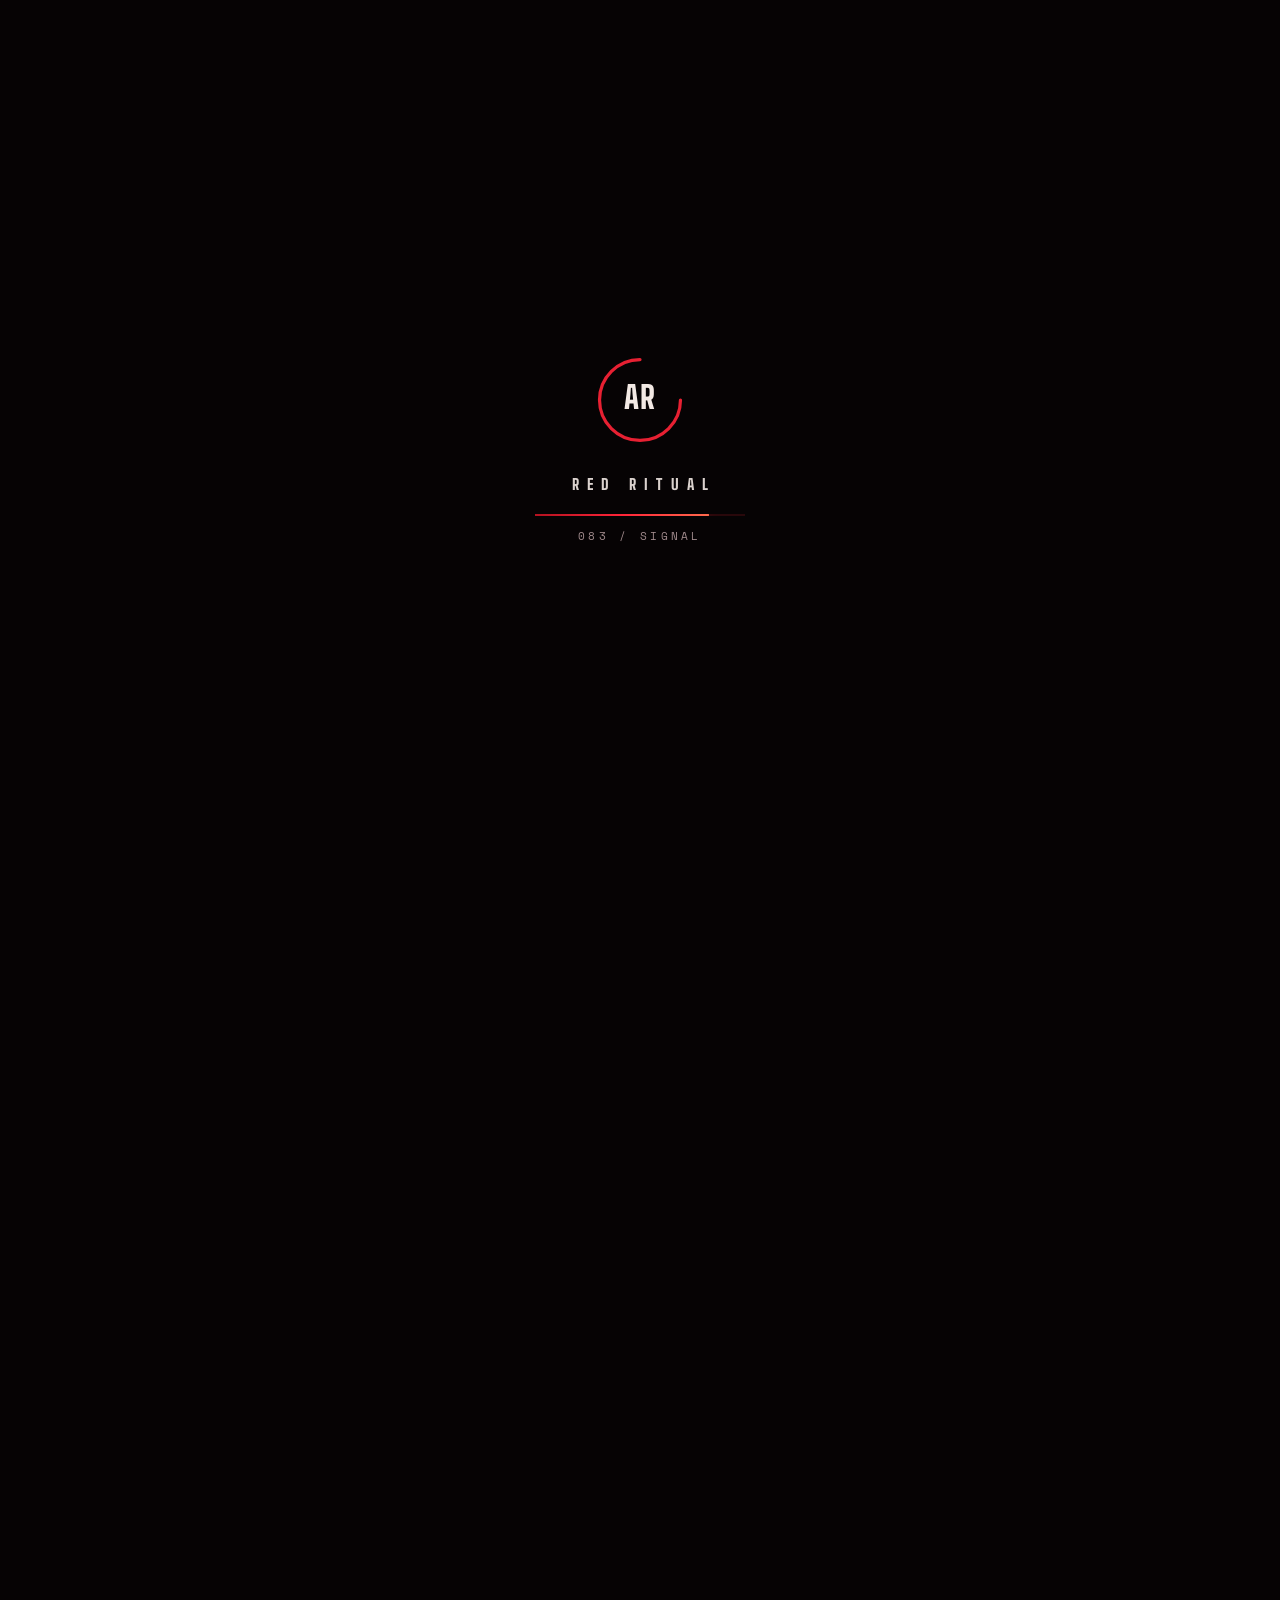
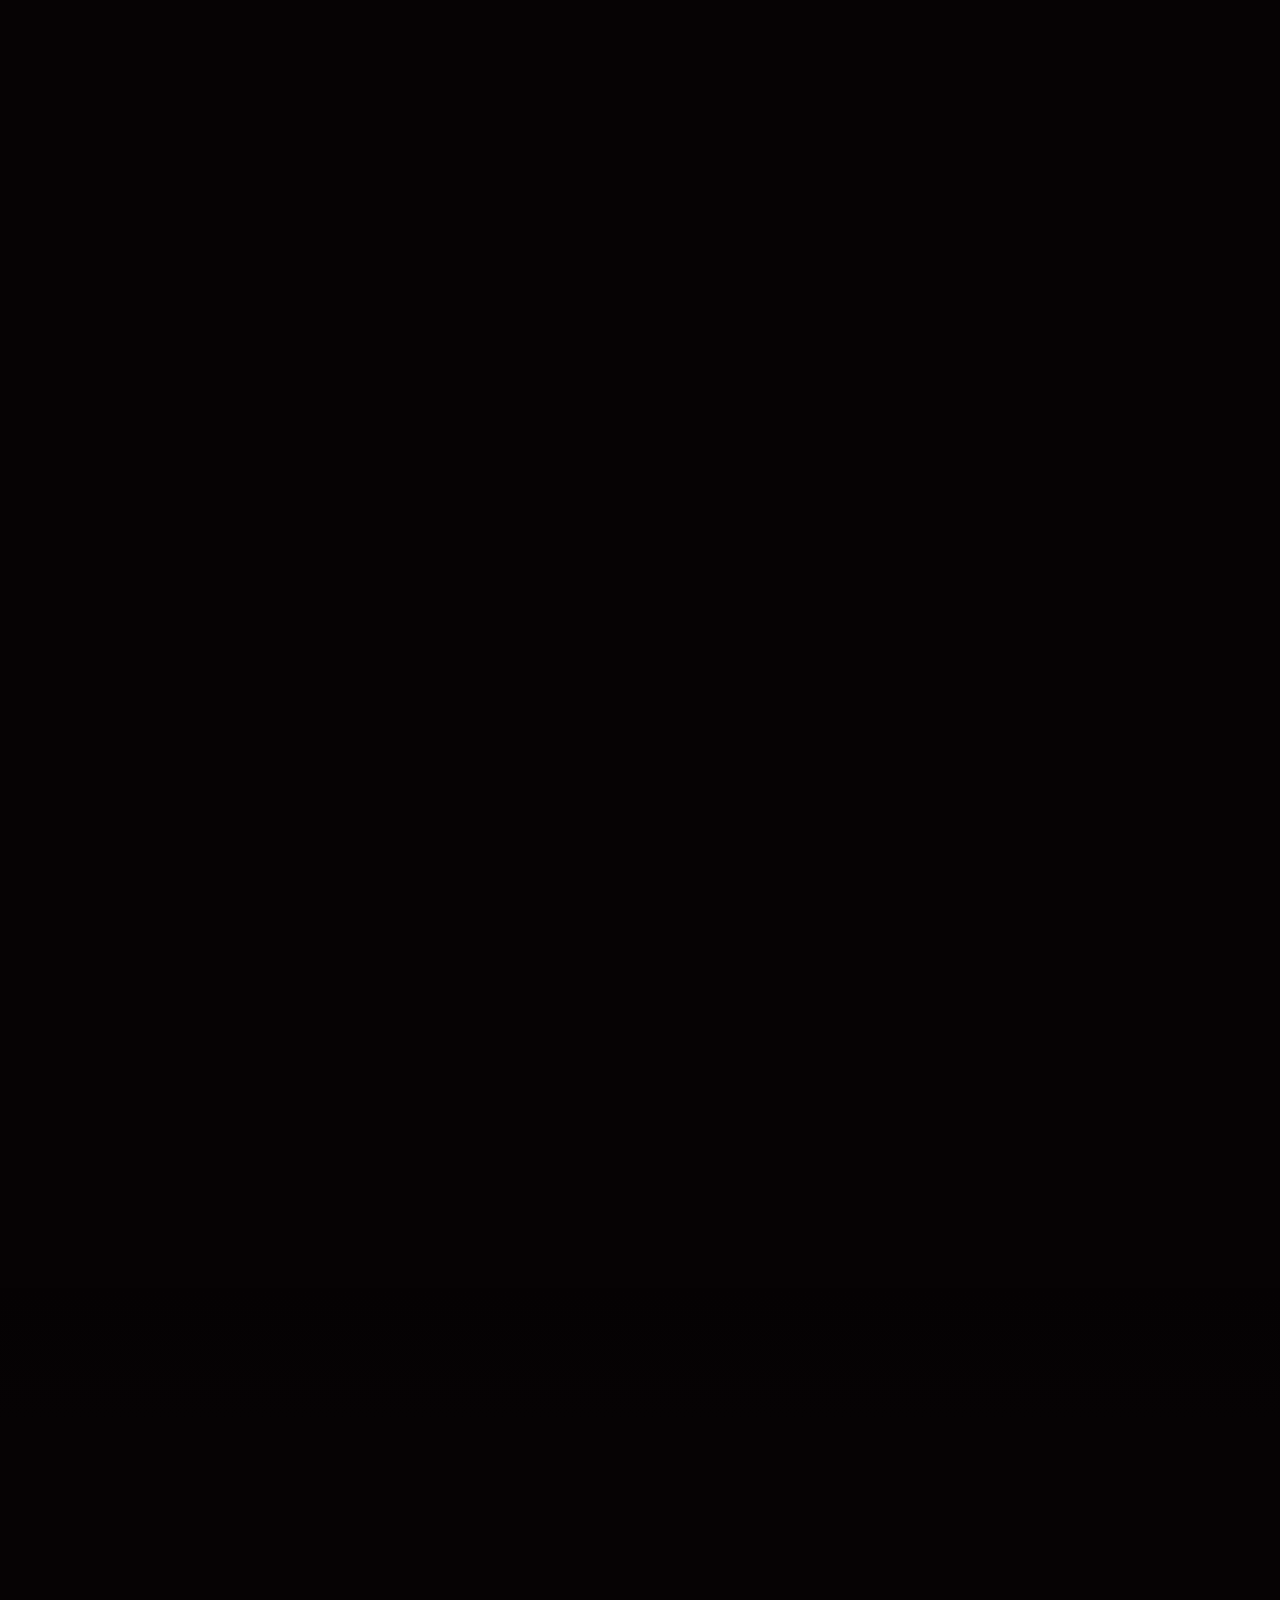
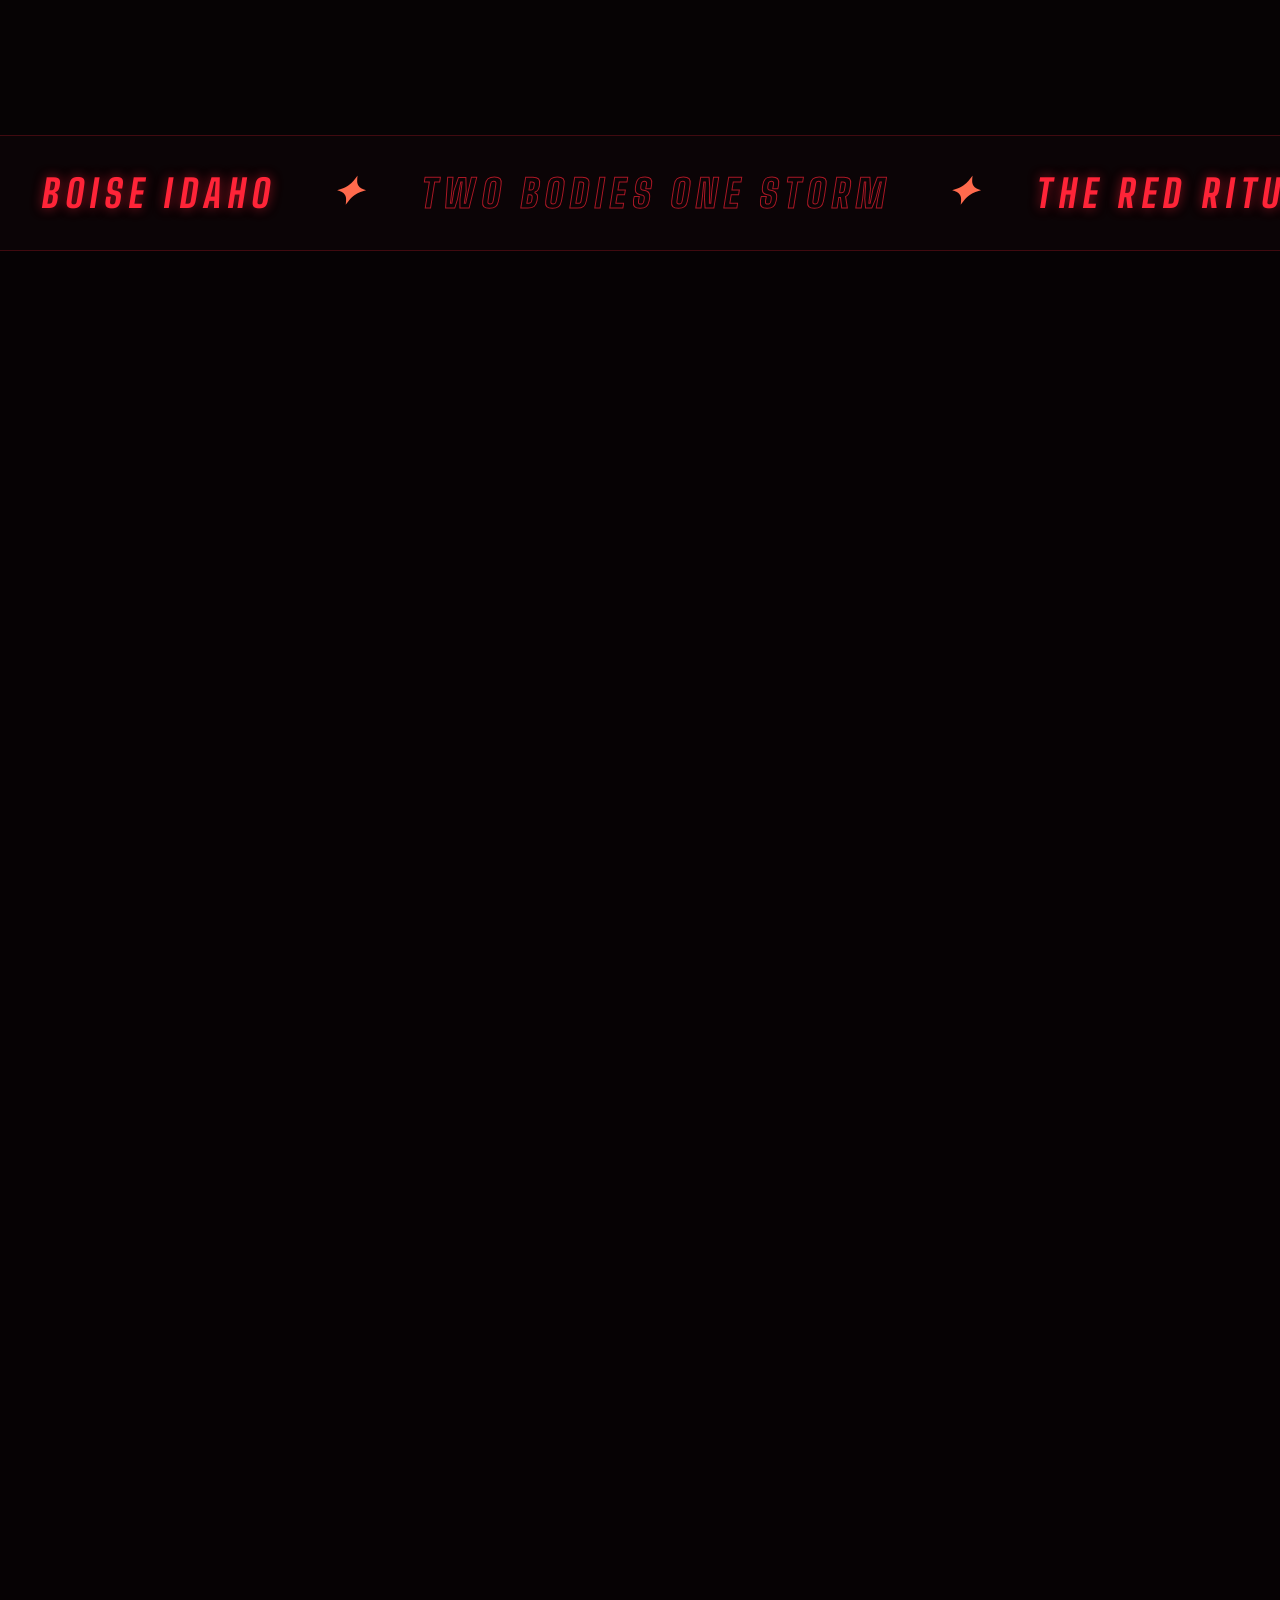
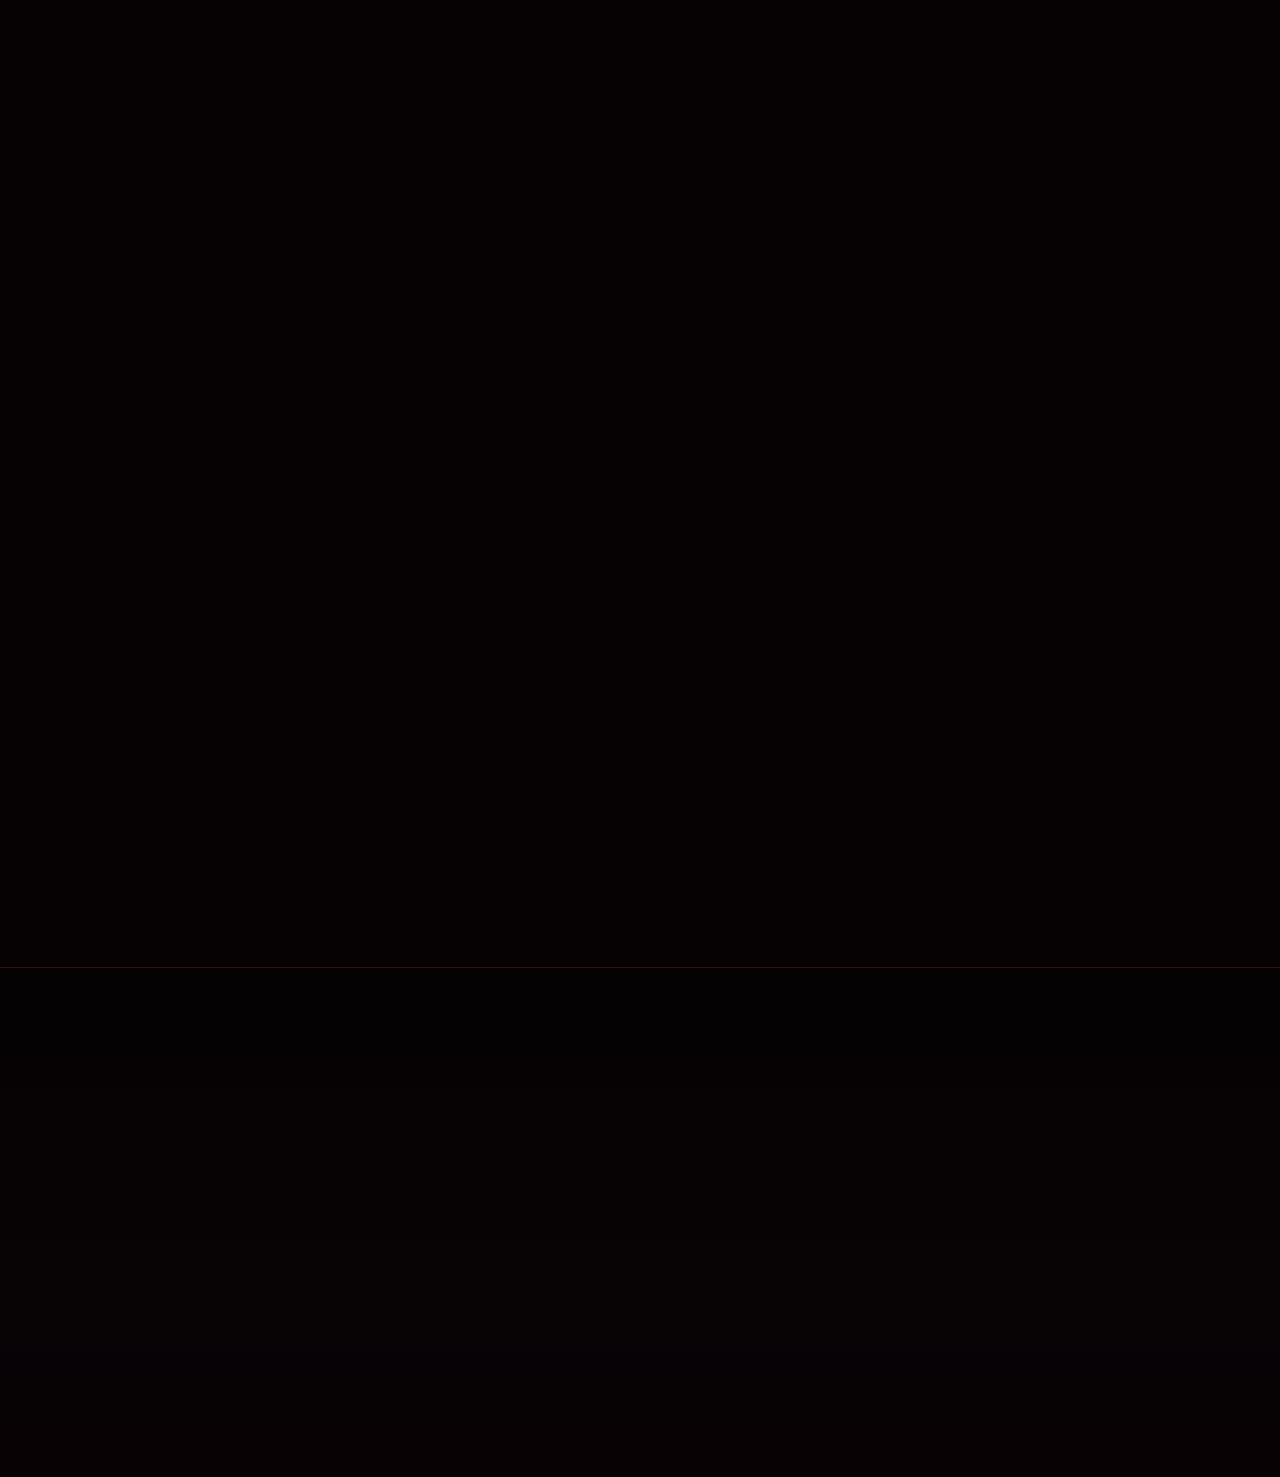
<file: index.html>
<!DOCTYPE html>
<html lang="en">
<head>
<meta charset="UTF-8">
<meta name="viewport" content="width=device-width, initial-scale=1.0">
<title>A&R — Psychedelic Rock Ritual · Boise, Idaho</title>
<meta name="description" content="A&R is a psychedelic rock duo out of Boise, Idaho. Scroll to descend into the Red Ritual — then catch the rites live.">
<meta name="theme-color" content="#060304">
<link rel="canonical" href="https://robynlansford.github.io/A-R_Duo/">
<meta property="og:title" content="A&R — Psychedelic Rock Ritual">
<meta property="og:description" content="Two bodies. One storm. A psychedelic rock duo out of Boise, Idaho.">
<meta property="og:type" content="website">
<meta property="og:url" content="https://robynlansford.github.io/A-R_Duo/">
<meta property="og:image" content="https://robynlansford.github.io/A-R_Duo/assets/og.jpg">
<meta name="twitter:card" content="summary_large_image">
<meta name="twitter:title" content="A&R — Psychedelic Rock Ritual">
<meta name="twitter:description" content="Two bodies. One storm. A psychedelic rock duo out of Boise, Idaho.">
<meta name="twitter:image" content="https://robynlansford.github.io/A-R_Duo/assets/og.jpg">
<link rel="icon" type="image/svg+xml" href="assets/favicon.svg">
<link rel="preload" href="assets/fonts/f3.woff2" as="font" type="font/woff2" crossorigin>
<link rel="preload" href="assets/fonts/f11.woff2" as="font" type="font/woff2" crossorigin>
<link rel="stylesheet" href="assets/fonts/fonts.css">
<link rel="stylesheet" href="css/ar.css?v=5">
</head>
<body>

<a class="skip" href="#main">Skip to content</a>
<div class="cursor" aria-hidden="true"></div>

<!-- loader -->
<div id="loader" role="status" aria-label="Loading the ritual">
  <div class="core">
    <svg viewBox="0 0 100 100" aria-hidden="true">
      <g class="ring">
        <circle cx="50" cy="50" r="44" fill="none" stroke="#ff2438" stroke-width="3.5"
                stroke-dasharray="207 70" stroke-linecap="round" opacity=".9"/>
      </g>
      <text x="50" y="60" text-anchor="middle" font-family="Big Shoulders, sans-serif"
            font-size="34" font-weight="800" fill="#f2e9e4" letter-spacing="1">AR</text>
    </svg>
    <div class="word">RED RITUAL</div>
    <div class="track"><div class="fill"></div></div>
    <div class="pct">000 / SIGNAL</div>
  </div>
</div>

<!-- fixed chrome -->
<header class="bar">
  <a class="sigil" href="index.html" aria-label="A&R home">
    <img src="assets/logo.jpg" alt="A&amp;R logo">
  </a>
  <div class="bar-actions">
    <a class="cta" href="tour.html">See Dates</a>
    <button type="button" class="nav-toggle" aria-expanded="false" aria-controls="site-nav" aria-label="Open menu">
      <span class="nav-toggle-bars" aria-hidden="true"></span>
    </button>
  </div>
  <nav id="site-nav" aria-label="Primary">
    <a href="band.html">The Duo</a>
    <a href="music.html">Sound</a>
    <a href="tour.html">Rites</a>
    <a href="contact.html">Summon</a>
    <a class="cta" href="contact.html">Inquire</a>
  </nav>
</header>

<!-- ritual HUD -->
<aside id="hud" aria-hidden="true">
  <div class="idx">01 / 06</div>
  <div class="track"><div class="fill"></div></div>
  <div class="chap">THE SIGIL</div>
  <div class="freq"><i></i><i></i><i></i><i></i><i></i></div>
</aside>

<!-- ============ THE FILM ============ -->
<div id="ritualDriver">
  <div id="stage">
    <canvas id="film" aria-hidden="true"></canvas>
    <canvas id="fx" aria-hidden="true"></canvas>
    <div class="grain" aria-hidden="true"></div>
    <div class="vignette" aria-hidden="true"></div>
    <div class="fade-out" aria-hidden="true"></div>

    <!-- Chapter I — hero -->
    <div class="beat hero" data-in="-0.1" data-peak="0" data-out="0.105">
      <div class="stack">
        <h1>A<span class="amp">&amp;</span>R</h1>
        <div class="tag">Psychedelic Rock Ritual &middot; Boise, Idaho</div>
      </div>
      <div class="hint"><span>Scroll to descend</span><span class="pulse"></span></div>
    </div>

    <!-- Chapter II — the threshold -->
    <div class="beat left" data-in="0.17" data-peak="0.245" data-out="0.315">
      <div class="rule"></div>
      <div class="kicker">Chapter II &middot; The Threshold</div>
      <h2>FALL<br><span class="psych">Through</span></h2>
      <p>Every set opens the same door. The sigil burns, the floor gives way,
         and the only way out is deeper in.</p>
    </div>

    <!-- Chapter III — the instrument -->
    <div class="beat right" data-in="0.37" data-peak="0.44" data-out="0.505">
      <div class="rule"></div>
      <div class="kicker">Chapter III &middot; The Instrument</div>
      <h2>SIX STRINGS<br>ONE <span class="psych">Pulse</span></h2>
      <p>A cherry SG run through tube heat and holy crunch. When it hums,
         the room hums with it.</p>
    </div>

    <!-- Chapter IV — the stage -->
    <div class="beat left" data-in="0.545" data-peak="0.615" data-out="0.675">
      <div class="rule"></div>
      <div class="kicker">Chapter IV &middot; The Stage</div>
      <h2>TWO BODIES<br>ONE <span class="psych">Storm</span></h2>
      <p>A&amp;R started in 2021 in a windowless practice room off Vista Avenue &mdash; two amps, two guitars,
         a space heater, and a pact: never add a backing track. Just two guitars and two voices, a plethora
         of special guests, and it has to earn its place every night.</p>
    </div>

    <!-- Chapter V — transcendence -->
    <div class="beat center" data-in="0.71" data-peak="0.78" data-out="0.85">
      <div>
        <div class="kicker">Chapter V &middot; Transcendence</div>
        <h2>LET THE <span class="psych">Bloom</span><br>TAKE YOU</h2>
      </div>
    </div>

    <!-- Chapter VI — the mark / finale -->
    <div class="beat finale" data-in="0.885" data-peak="0.945" data-out="2">
      <div>
        <div class="kicker">Chapter VI &middot; The Mark</div>
        <div class="actions">
          <a class="btn solid" href="#sound">FEEL THE SOUND</a>
          <a class="btn ghost" href="#rites">See the Rites</a>
        </div>
      </div>
    </div>
  </div>
</div>

<!-- ============ THE WORLD BELOW ============ -->
<canvas id="psy" aria-hidden="true"></canvas>
<main class="world" id="main">

  <!-- manifesto -->
  <section class="block landing manifesto">
    <div class="shell">
      <blockquote class="reveal">
        &ldquo;We are not a band. We are a <span class="lit">frequency</span>
        that borrowed two bodies in <span class="lit">Boise</span>.&rdquo;
        <cite>&mdash; A&amp;R, somewhere on the High Desert</cite>
      </blockquote>
    </div>
  </section>

  <!-- marquee -->
  <div class="marquee" aria-hidden="true">
    <div class="row">
      <span>PSYCHEDELIC ROCK <i class="star">&#10022;</i> <b class="fill">BOISE IDAHO</b> <i class="star">&#10022;</i>
      TWO BODIES ONE STORM <i class="star">&#10022;</i> <b class="fill">THE RED RITUAL</b> <i class="star">&#10022;</i></span>
      <span>PSYCHEDELIC ROCK <i class="star">&#10022;</i> <b class="fill">BOISE IDAHO</b> <i class="star">&#10022;</i>
      TWO BODIES ONE STORM <i class="star">&#10022;</i> <b class="fill">THE RED RITUAL</b> <i class="star">&#10022;</i></span>
    </div>
  </div>

  <!-- the duo -->
  <section class="block" id="duo">
    <div class="shell">
      <div class="eyebrow reveal"><span class="n">01</span> The Duo</div>
      <h2 class="title reveal d1">AARON <span class="psych">&amp;</span> ROBYN</h2>
      <p class="lede reveal d2">Formed in a rented practice room off Vista Ave with two amps, two guitars and
        <em>no intention of staying quiet</em>. Two guitars, two voices — the ritual still starts
        the same way: lights down, sigil up.</p>
      <div class="duo-grid">
        <article class="member reveal d1" data-tilt>
          <div class="art"><img src="assets/Aaron_.jpg" alt="AARON silhouetted on stage with guitar against a wall of red light"></div>
          <div class="sig">A</div>
          <div class="meta">
            <div class="role">Acoustic Guitar &middot; Lead Vocals</div>
            <h3>AARON</h3>
            <p>Plays a well-worn acoustic through a wall of tube heat. Sings like the
               desert is listening.</p>
          </div>
        </article>
        <article class="member reveal d2" data-tilt>
          <div class="art"><img src="assets/Robyn_.jpg" alt="ROBYN silhouetted mid-riff against red stage light"></div>
          <div class="sig">R</div>
          <div class="meta">
            <div class="role">Lead Guitar &middot; Backup Vocals &middot; Crunch</div>
            <h3>ROBYN</h3>
            <p>Plays a cherry-red SG through a wall of tube heat, answering every one of
               Aaron&rsquo;s lines with a lead of his own, then steps up to the mic when the
               choruses need two voices instead of one.</p>
          </div>
        </article>
      </div>
    </div>
  </section>

  <!-- sound -->
  <section class="block" id="sound">
    <div class="shell">
      <div class="eyebrow reveal"><span class="n">02</span> The Sound</div>
      <h2 class="title reveal d1">RECORDS OF <span class="psych">the</span> RITUAL</h2>
      <div class="records">
        <article class="record reveal">
          <div class="sleeve">
            <div class="cover"><img src="assets/cover-cathedral.jpg?v=2" alt="Snake Oil Cathedral album art — red kaleidoscope mandala"></div>
            <div class="vinyl" aria-hidden="true"></div>
          </div>
          <div class="info">
            <h3>SNAKE OIL CATHEDRAL</h3>
            <div class="fmt">LP &middot; 10 Tracks &middot; 43 min</div>
            <p>The big one. Recorded live to tape in a decommissioned church outside Kuna.
               Crunch sermons, twin-guitar drone, choruses like altar calls.</p>
            <div class="tracks">
              <span>Vulture Choir</span><span>Red Milk</span><span>High Desert Hymn</span>
              <span>Gasoline Halo</span><span>Snake Oil Cathedral</span>
            </div>
          </div>
          <div class="yr">2025</div>
        </article>
        <article class="record reveal d1">
          <div class="sleeve">
            <div class="cover"><img src="assets/cover-television.jpg?v=2" alt="Television Flowers EP art — red and black liquid vortex"></div>
            <div class="vinyl" aria-hidden="true"></div>
          </div>
          <div class="info">
            <h3>TELEVISION FLOWERS</h3>
            <div class="fmt">EP &middot; 5 Tracks &middot; 22 min</div>
            <p>Late-night transmissions. Slower, stranger, swimming in tremolo —
               the record that taught the room to sway instead of shove.</p>
            <div class="tracks">
              <span>Television Flowers</span><span>Dead Channel Bloom</span><span>Static Lullaby</span>
            </div>
          </div>
          <div class="yr">2024</div>
        </article>
        <article class="record reveal d2">
          <div class="sleeve">
            <div class="cover"><img src="assets/cover-sagebrush.jpg?v=2" alt="Neon Sagebrush single art — glowing red guitar strings"></div>
            <div class="vinyl" aria-hidden="true"></div>
          </div>
          <div class="info">
            <h3>NEON SAGEBRUSH</h3>
            <div class="fmt">Single &middot; 2026</div>
            <p>Three minutes of headlight crunch written on the road home from a Nevada
               festival at 4 a.m. The next chapter starts here.</p>
            <div class="tracks">
              <span>Neon Sagebrush</span><span>B/W: Owyhee</span>
            </div>
          </div>
          <div class="yr">2026</div>
        </article>
      </div>
    </div>
  </section>

  <!-- rites -->
  <section class="block" id="rites">
    <div class="shell">
      <div class="eyebrow reveal"><span class="n">03</span> The Rites</div>
      <h2 class="title reveal d1">COME <span class="psych">Witness</span></h2>
      <p class="lede reveal d2">The ritual only truly exists in a room full of people. Idaho first, then west.
        Dates below match the Rites page — confirm venues before you treat them as booked.</p>
      <div class="rites reveal d2">
        <div class="rite">
          <div class="date">SEP 12</div>
          <div><div class="venue">Urban Lounge</div><div class="city">Salt Lake City, UT</div></div>
          <div></div>
          <a class="tix" href="contact.html">Inquire</a>
        </div>
        <div class="rite">
          <div class="date">SEP 19</div>
          <div><div class="venue">Doug Fir Lounge</div><div class="city">Portland, OR</div></div>
          <div></div>
          <a class="tix" href="contact.html">Inquire</a>
        </div>
      </div>
    </div>
  </section>

  <!-- summon -->
  <section class="block" id="summon">
    <div class="shell">
      <div class="summon reveal">
        <div class="grid-lines" aria-hidden="true"></div>
        <div class="eyebrow"><span class="n">04</span> Join the Ritual</div>
        <h2 class="title">FIRST TO <span class="psych">Know</span></h2>
        <p class="lede">New rites, new records, secret basement shows. One transmission a month
           is the idea — there is no live list on this site yet.</p>
        <form action="mailto:summon@ar-ritual.band" method="get" data-form="list">
          <input type="email" name="email" autocomplete="email" placeholder="you@email.com" aria-label="Email address" required>
          <button class="btn solid" type="submit">Ask to be added</button>
          <p class="form-status" role="status" hidden></p>
        </form>
        <div class="note">Booking &middot; press &middot; strange visions &rarr; <a href="mailto:summon@ar-ritual.band">summon@ar-ritual.band</a>
          or the <a href="contact.html">Summon</a> page. Confirm that inbox before launch.</div>
      </div>
    </div>
  </section>

  <!-- footer -->
  <footer class="crypt">
    <div class="lockup">
      <img class="wings" src="assets/wings.png" alt="The winged A&R emblem burning in red neon">
      <div class="row">
        <a href="band.html">The Duo</a>
        <a href="music.html">Sound</a>
        <a href="tour.html">Rites</a>
        <a href="contact.html">Summon</a>
      </div>
      <div class="fine">&copy; 2026 A&amp;R &middot; Boise, Idaho &middot; All frequencies reserved</div>
    </div>
  </footer>
</main>

<script src="js/site.js?v=1"></script>
<script src="js/ritual.js?v=5"></script>
</body>
</html>
</file>
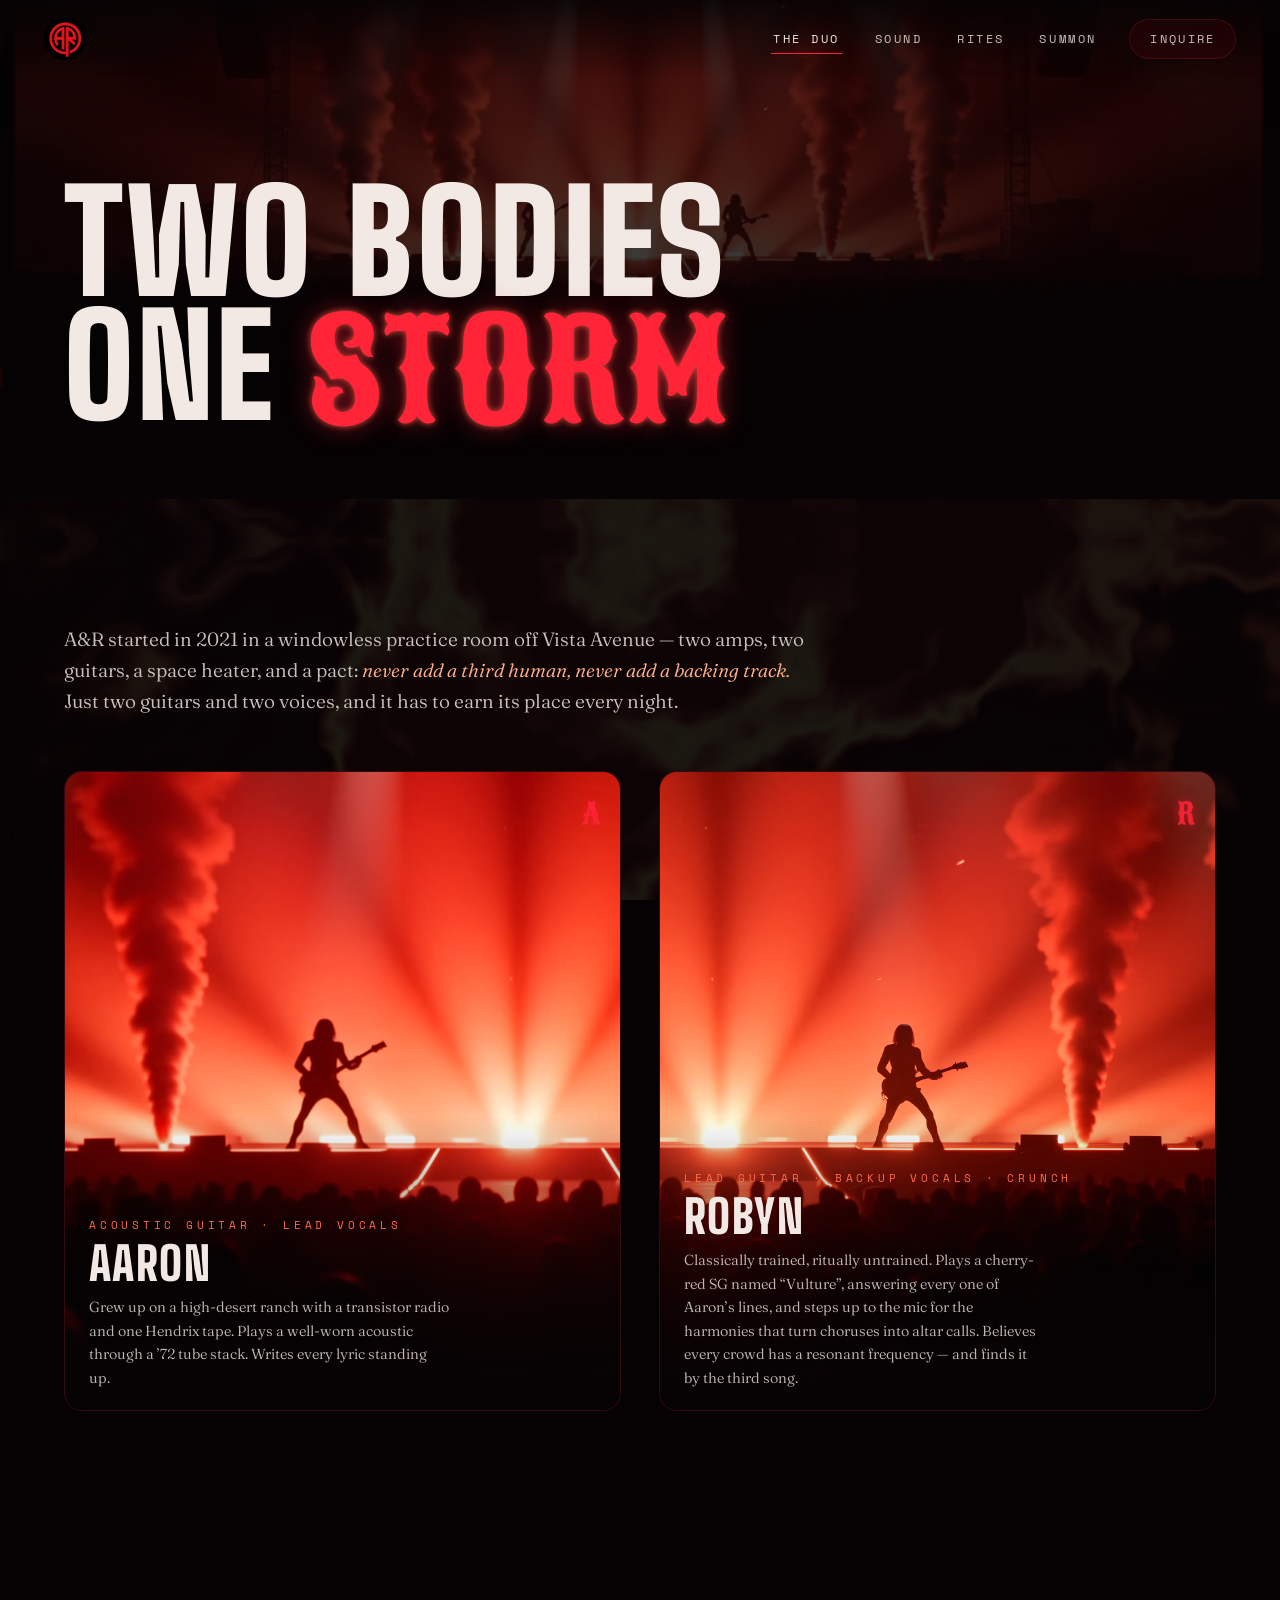
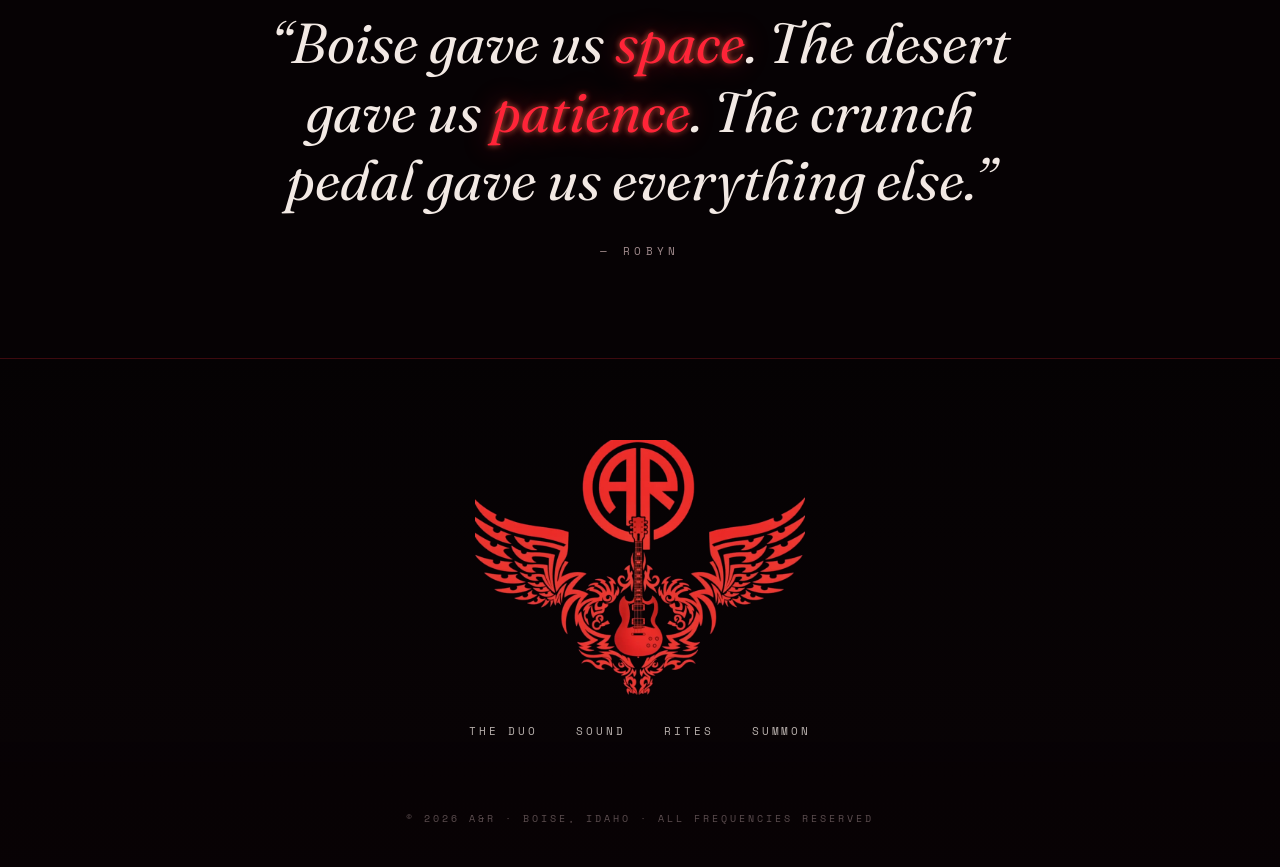
<file: band.html>
<!DOCTYPE html>
<html lang="en">
<head>
<meta charset="UTF-8">
<meta name="viewport" content="width=device-width, initial-scale=1.0">
<title>The Duo — A&R</title>
<meta name="description" content="AARON and ROBYN — the two bodies behind the A&R psychedelic rock ritual, Boise, Idaho.">
<meta name="theme-color" content="#060304">
<link rel="canonical" href="https://robynlansford.github.io/A-R_Duo/band.html">
<meta property="og:title" content="The Duo — A&R">
<meta property="og:description" content="AARON and ROBYN — the two bodies behind the A&R psychedelic rock ritual, Boise, Idaho.">
<meta property="og:type" content="website">
<meta property="og:url" content="https://robynlansford.github.io/A-R_Duo/band.html">
<meta property="og:image" content="https://robynlansford.github.io/A-R_Duo/assets/og.jpg">
<meta name="twitter:card" content="summary_large_image">
<meta name="twitter:title" content="The Duo — A&R">
<meta name="twitter:description" content="AARON and ROBYN — the two bodies behind the A&R psychedelic rock ritual, Boise, Idaho.">
<meta name="twitter:image" content="https://robynlansford.github.io/A-R_Duo/assets/og.jpg">
<link rel="icon" type="image/svg+xml" href="assets/favicon.svg">
<link rel="stylesheet" href="assets/fonts/fonts.css">
<link rel="stylesheet" href="css/ar.css?v=5">
</head>
<body>
<a class="skip" href="#main">Skip to content</a>
<div class="cursor" aria-hidden="true"></div>

<header class="bar">
  <a class="sigil" href="index.html" aria-label="A&R home">
    <img src="assets/logo.jpg" alt="A&amp;R logo">
  </a>
  <div class="bar-actions">
    <a class="cta" href="tour.html">See Dates</a>
    <button type="button" class="nav-toggle" aria-expanded="false" aria-controls="site-nav" aria-label="Open menu">
      <span class="nav-toggle-bars" aria-hidden="true"></span>
    </button>
  </div>
  <nav id="site-nav" aria-label="Primary">
    <a href="band.html" aria-current="page">The Duo</a>
    <a href="music.html">Sound</a>
    <a href="tour.html">Rites</a>
    <a href="contact.html">Summon</a>
    <a class="cta" href="contact.html">Inquire</a>
  </nav>
</header>

<canvas id="psy" aria-hidden="true"></canvas>
<main class="world" id="main">
  <section class="subhero">
    <div class="backdrop" style="background-image:url('assets/stage-wide.jpg')" aria-hidden="true"></div>
    <h1>TWO BODIES<br>ONE <span class="psych">Storm</span></h1>
  </section>

  <section class="block">
    <div class="shell">
      <p class="lede reveal">A&amp;R started in 2021 in a windowless practice room off Vista Avenue — two amps,
      two guitars, a space heater, and a pact: <em>never add a third human, never add a backing track.</em>
      Just two guitars and two voices, and it has to earn its place every night.</p>
      <div class="duo-grid">
        <article class="member reveal d1" data-tilt>
          <div class="art"><img src="assets/Aaron_.jpg" alt="AARON silhouetted with the acoustic guitar against a wall of red light"></div>
          <div class="sig">A</div>
          <div class="meta">
            <div class="role">Acoustic Guitar &middot; Lead Vocals</div>
            <h3>AARON</h3>
            <p>Grew up on a high-desert ranch with a transistor radio and one Hendrix tape.
               Plays a well-worn acoustic through a &rsquo;72 tube stack. Writes every
               lyric standing up.</p>
          </div>
        </article>
        <article class="member reveal d2" data-tilt>
          <div class="art"><img src="assets/Robyn_.jpg" alt="ROBYN silhouetted mid-riff in red haze"></div>
          <div class="sig">R</div>
          <div class="meta">
            <div class="role">Lead Guitar &middot; Backup Vocals &middot; Crunch</div>
            <h3>ROBYN</h3>
            <p>Classically trained, ritually untrained. Plays a cherry-red SG named
               &ldquo;Vulture&rdquo;, answering every one of Aaron&rsquo;s lines, and steps up
               to the mic for the harmonies that turn choruses into altar calls. Believes every
               crowd has a resonant frequency — and finds it by the third song.</p>
          </div>
        </article>
      </div>
    </div>
  </section>

  <section class="block manifesto">
    <div class="shell">
      <blockquote class="reveal">
        &ldquo;Boise gave us <span class="lit">space</span>. The desert gave us
        <span class="lit">patience</span>. The crunch pedal gave us everything else.&rdquo;
        <cite>&mdash; ROBYN</cite>
      </blockquote>
    </div>
  </section>

  <footer class="crypt">
    <div class="lockup">
      <img class="wings" src="assets/wings.png" alt="The winged A&R emblem burning in red neon">
      <div class="row">
        <a href="band.html">The Duo</a>
        <a href="music.html">Sound</a>
        <a href="tour.html">Rites</a>
        <a href="contact.html">Summon</a>
      </div>
      <div class="fine">&copy; 2026 A&amp;R &middot; Boise, Idaho &middot; All frequencies reserved</div>
    </div>
  </footer>
</main>
<script src="js/site.js?v=1"></script>
<script src="js/ritual.js?v=5"></script>
</body>
</html>
</file>
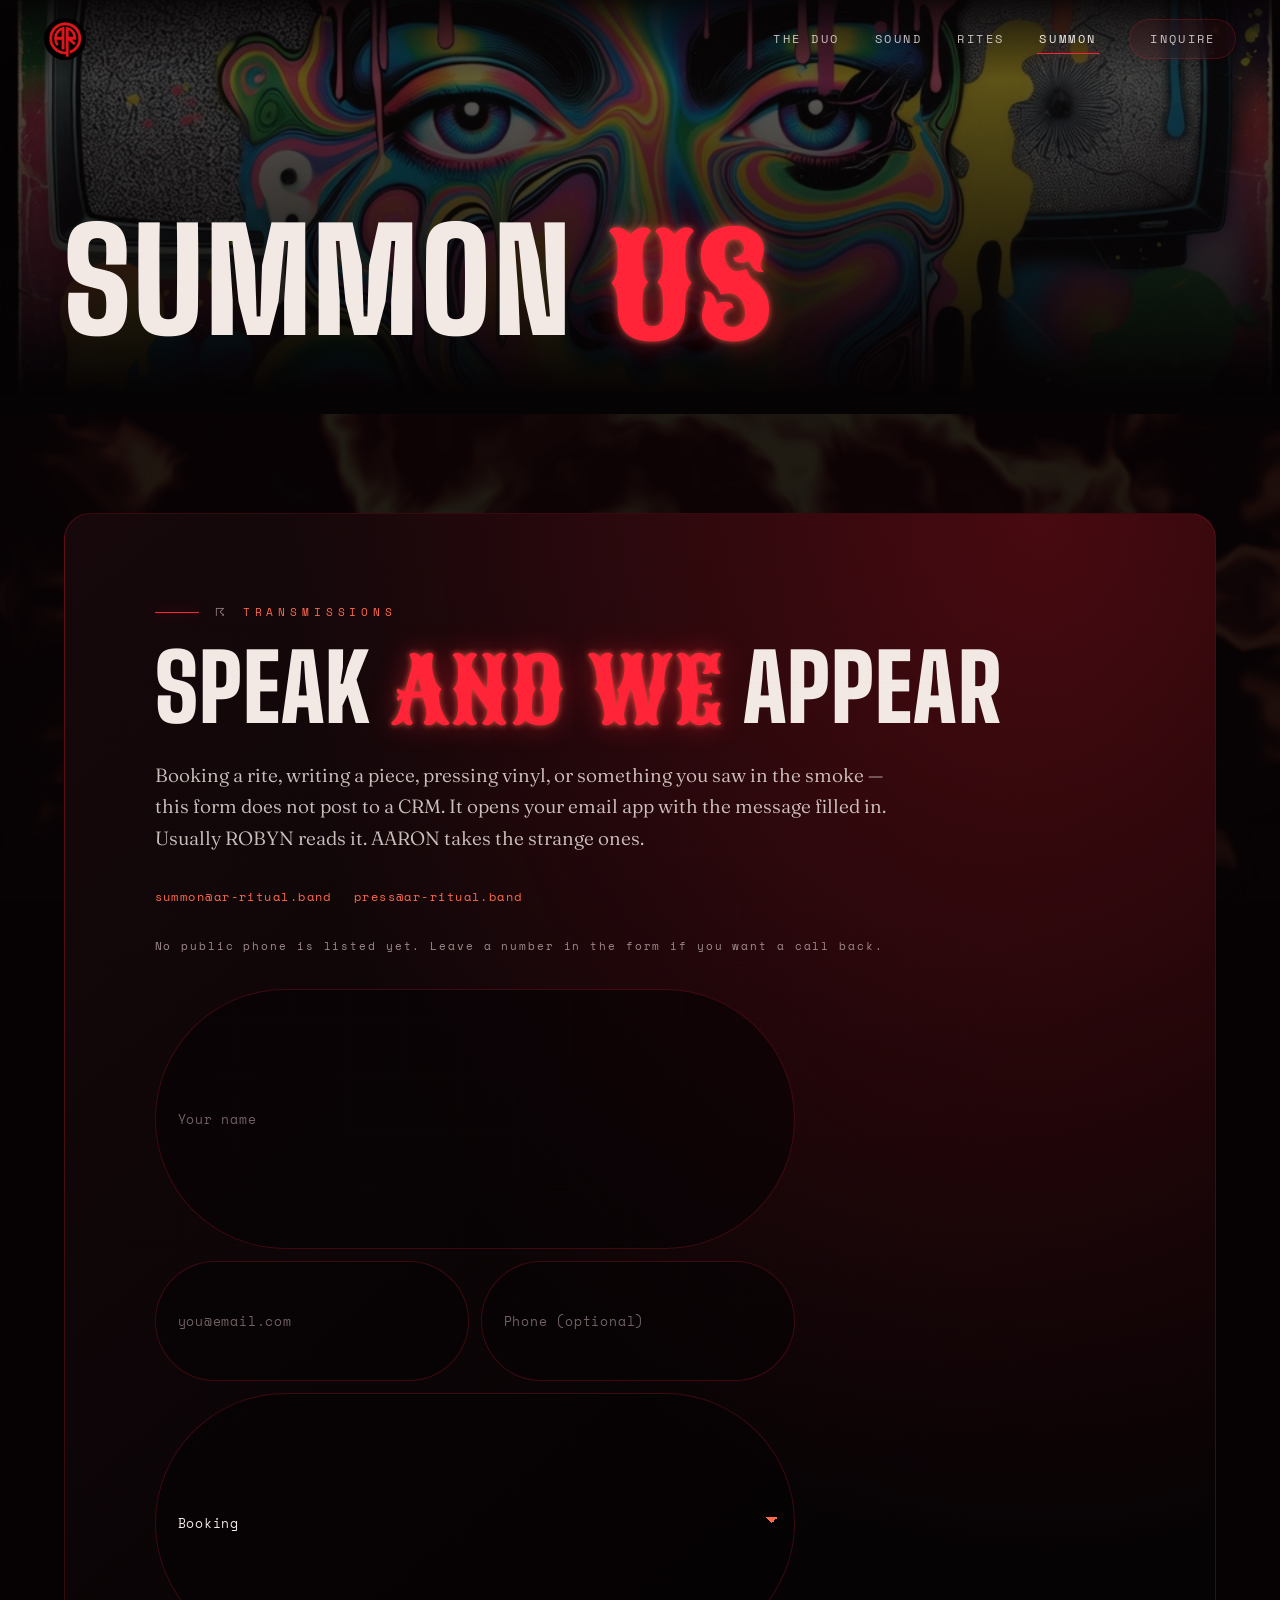
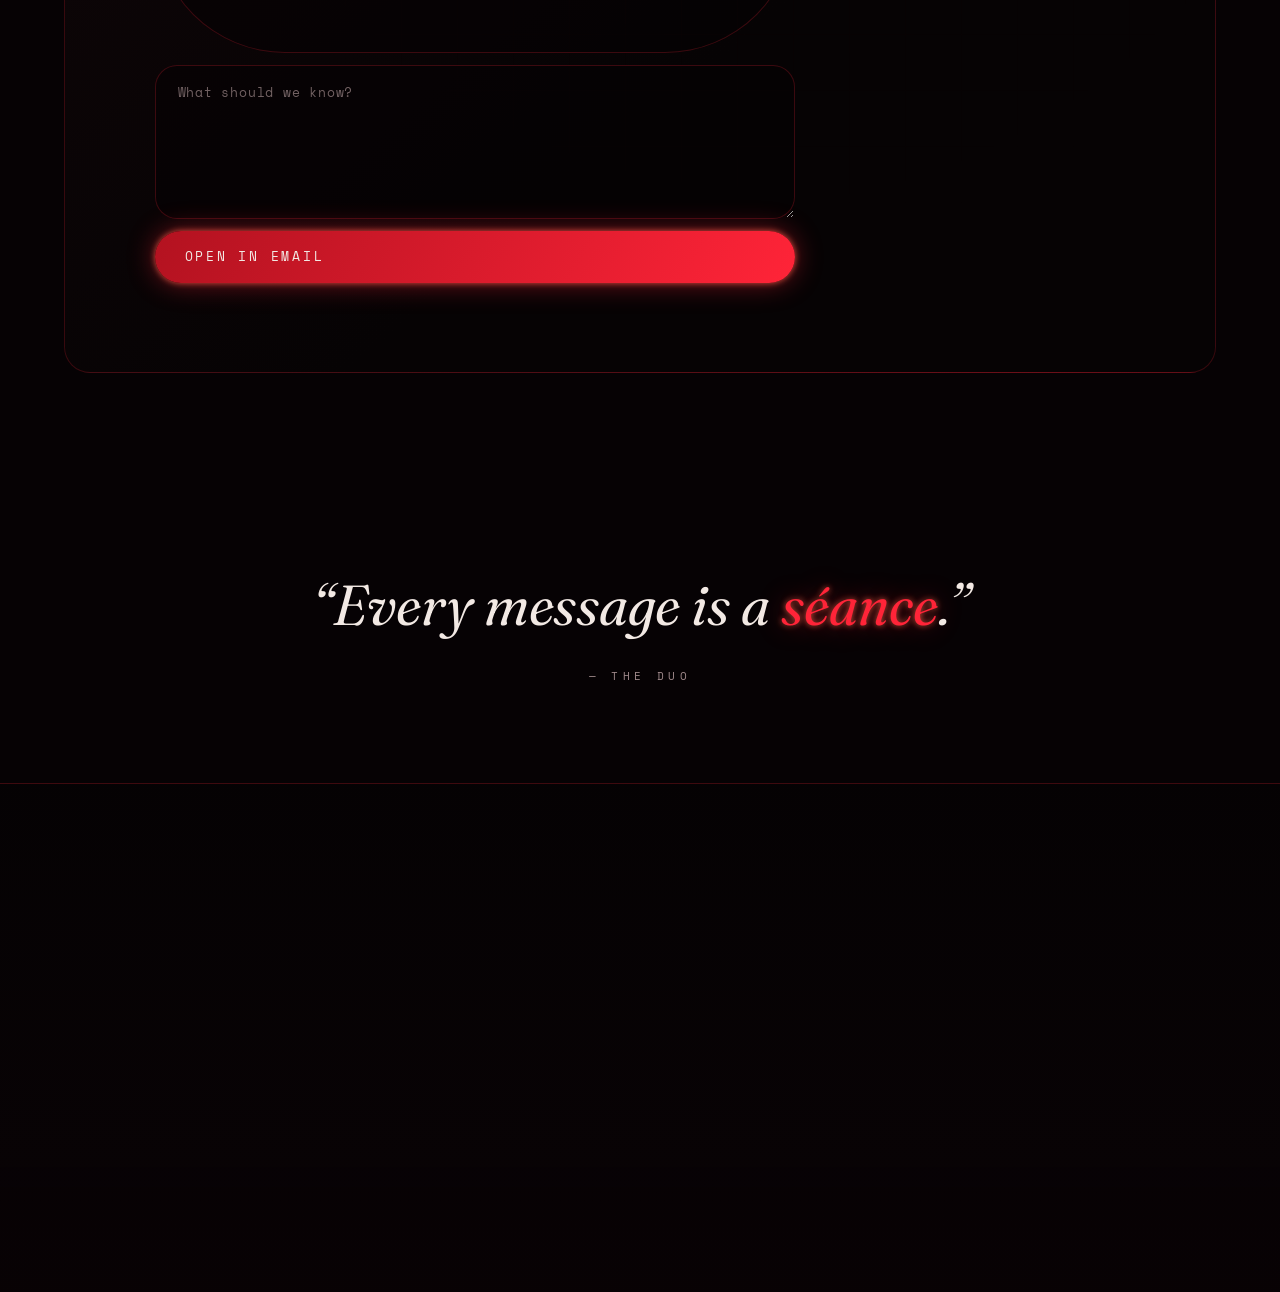
<file: contact.html>
<!DOCTYPE html>
<html lang="en">
<head>
<meta charset="UTF-8">
<meta name="viewport" content="width=device-width, initial-scale=1.0">
<title>Summon — A&R</title>
<meta name="description" content="Booking and press for A&R, a psychedelic rock duo from Boise, Idaho. Write the duo — this page opens your email app. No form backend is wired.">
<meta name="theme-color" content="#060304">
<link rel="canonical" href="https://robynlansford.github.io/A-R_Duo/contact.html">
<meta property="og:title" content="Summon — A&R">
<meta property="og:description" content="Booking and press for A&R, a psychedelic rock duo from Boise, Idaho.">
<meta property="og:type" content="website">
<meta property="og:url" content="https://robynlansford.github.io/A-R_Duo/contact.html">
<meta property="og:image" content="https://robynlansford.github.io/A-R_Duo/assets/og.jpg">
<meta name="twitter:card" content="summary_large_image">
<meta name="twitter:title" content="Summon — A&R">
<meta name="twitter:description" content="Booking and press for A&R, a psychedelic rock duo from Boise, Idaho.">
<meta name="twitter:image" content="https://robynlansford.github.io/A-R_Duo/assets/og.jpg">
<link rel="icon" type="image/svg+xml" href="assets/favicon.svg">
<link rel="stylesheet" href="assets/fonts/fonts.css">
<link rel="stylesheet" href="css/ar.css?v=5">
</head>
<body>
<a class="skip" href="#main">Skip to content</a>
<div class="cursor" aria-hidden="true"></div>

<header class="bar">
  <a class="sigil" href="index.html" aria-label="A&R home">
    <img src="assets/logo.jpg" alt="A&amp;R logo">
  </a>
  <div class="bar-actions">
    <a class="cta" href="tour.html">See Dates</a>
    <button type="button" class="nav-toggle" aria-expanded="false" aria-controls="site-nav" aria-label="Open menu">
      <span class="nav-toggle-bars" aria-hidden="true"></span>
    </button>
  </div>
  <nav id="site-nav" aria-label="Primary">
    <a href="band.html">The Duo</a>
    <a href="music.html">Sound</a>
    <a href="tour.html">Rites</a>
    <a href="contact.html" aria-current="page">Summon</a>
    <a class="cta" href="contact.html">Inquire</a>
  </nav>
</header>

<canvas id="psy" aria-hidden="true"></canvas>
<main class="world" id="main">
  <section class="subhero">
    <div class="backdrop" style="background-image:url('assets/cover-television.jpg')" aria-hidden="true"></div>
    <h1>SUMMON <span class="psych">Us</span></h1>
  </section>

  <section class="block">
    <div class="shell">
      <div class="summon reveal">
        <div class="grid-lines" aria-hidden="true"></div>
        <div class="eyebrow"><span class="n">&#9736;</span> Transmissions</div>
        <h2 class="title">SPEAK <span class="psych">and we</span> APPEAR</h2>
        <p class="lede">Booking a rite, writing a piece, pressing vinyl, or something you saw
           in the smoke — this form does not post to a CRM. It opens your email app with the
           message filled in. Usually ROBYN reads it. AARON takes the strange ones.</p>

        <div class="paths">
          <a href="mailto:summon@ar-ritual.band">summon@ar-ritual.band</a>
          <a href="mailto:press@ar-ritual.band">press@ar-ritual.band</a>
        </div>
        <p class="note">No public phone is listed yet. Leave a number in the form if you want a call back.</p>

        <form class="stack" action="mailto:summon@ar-ritual.band" method="get" data-form="mailto">
          <label class="sr-only" for="c-name">Name</label>
          <input id="c-name" type="text" name="name" autocomplete="name" required placeholder="Your name">

          <div class="form-row">
            <label class="sr-only" for="c-email">Email</label>
            <input id="c-email" type="email" name="email" autocomplete="email" required placeholder="you@email.com">
            <label class="sr-only" for="c-tel">Phone</label>
            <input id="c-tel" type="tel" name="phone" autocomplete="tel" inputmode="tel" placeholder="Phone (optional)">
          </div>

          <label class="sr-only" for="c-topic">Topic</label>
          <select id="c-topic" name="topic">
            <option value="Booking">Booking</option>
            <option value="Press">Press</option>
            <option value="Other">Other</option>
          </select>

          <label class="sr-only" for="c-msg">Message</label>
          <textarea id="c-msg" name="message" required rows="6" placeholder="What should we know?"></textarea>

          <button class="btn solid" type="submit">Open in email</button>
          <p class="form-status" role="status" hidden></p>
        </form>
      </div>
    </div>
  </section>

  <section class="block manifesto">
    <div class="shell">
      <blockquote class="reveal">
        &ldquo;Every message is a <span class="lit">séance</span>.&rdquo;
        <cite>&mdash; the duo</cite>
      </blockquote>
    </div>
  </section>

  <footer class="crypt">
    <div class="lockup">
      <img class="wings" src="assets/wings.png" alt="The winged A&R emblem burning in red neon">
      <div class="row">
        <a href="band.html">The Duo</a>
        <a href="music.html">Sound</a>
        <a href="tour.html">Rites</a>
        <a href="contact.html">Summon</a>
      </div>
      <div class="fine">&copy; 2026 A&amp;R &middot; Boise, Idaho &middot; All frequencies reserved</div>
    </div>
  </footer>
</main>
<script src="js/site.js?v=1"></script>
<script src="js/ritual.js?v=5"></script>
</body>
</html>
</file>
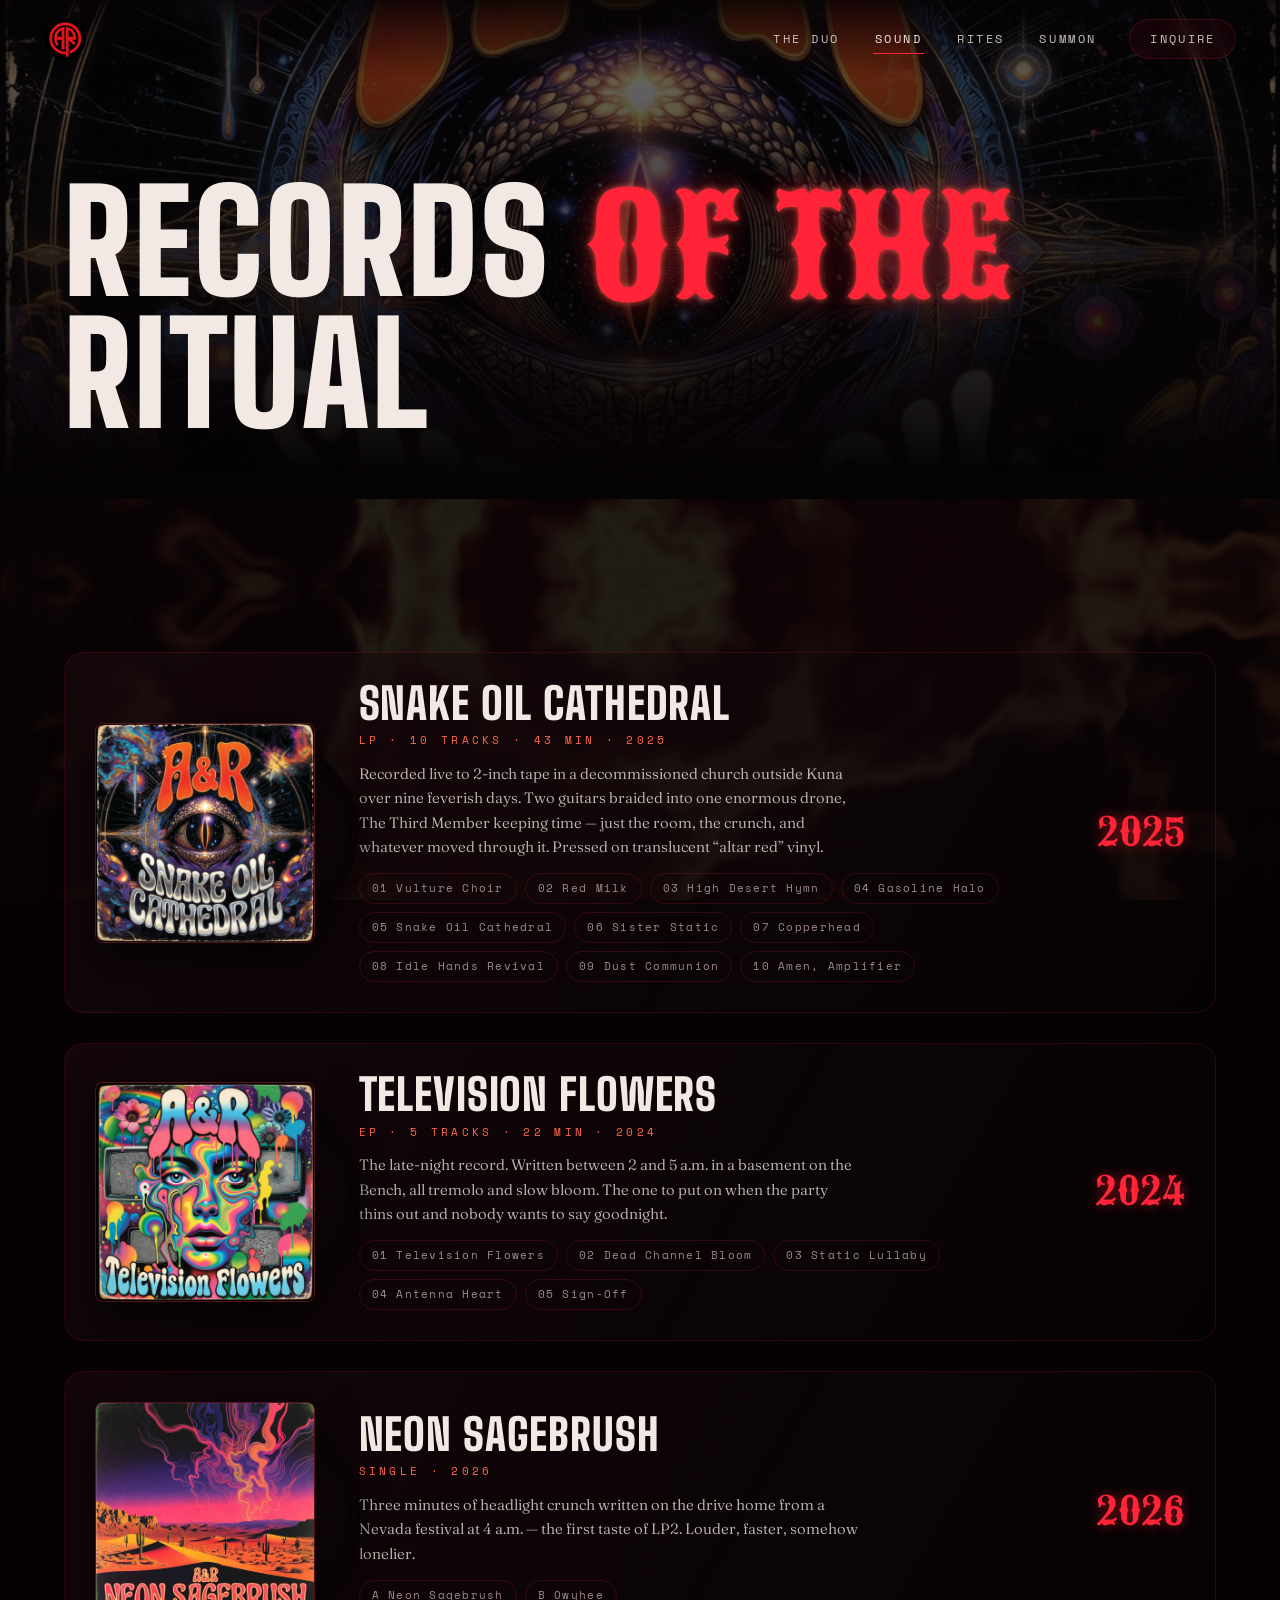
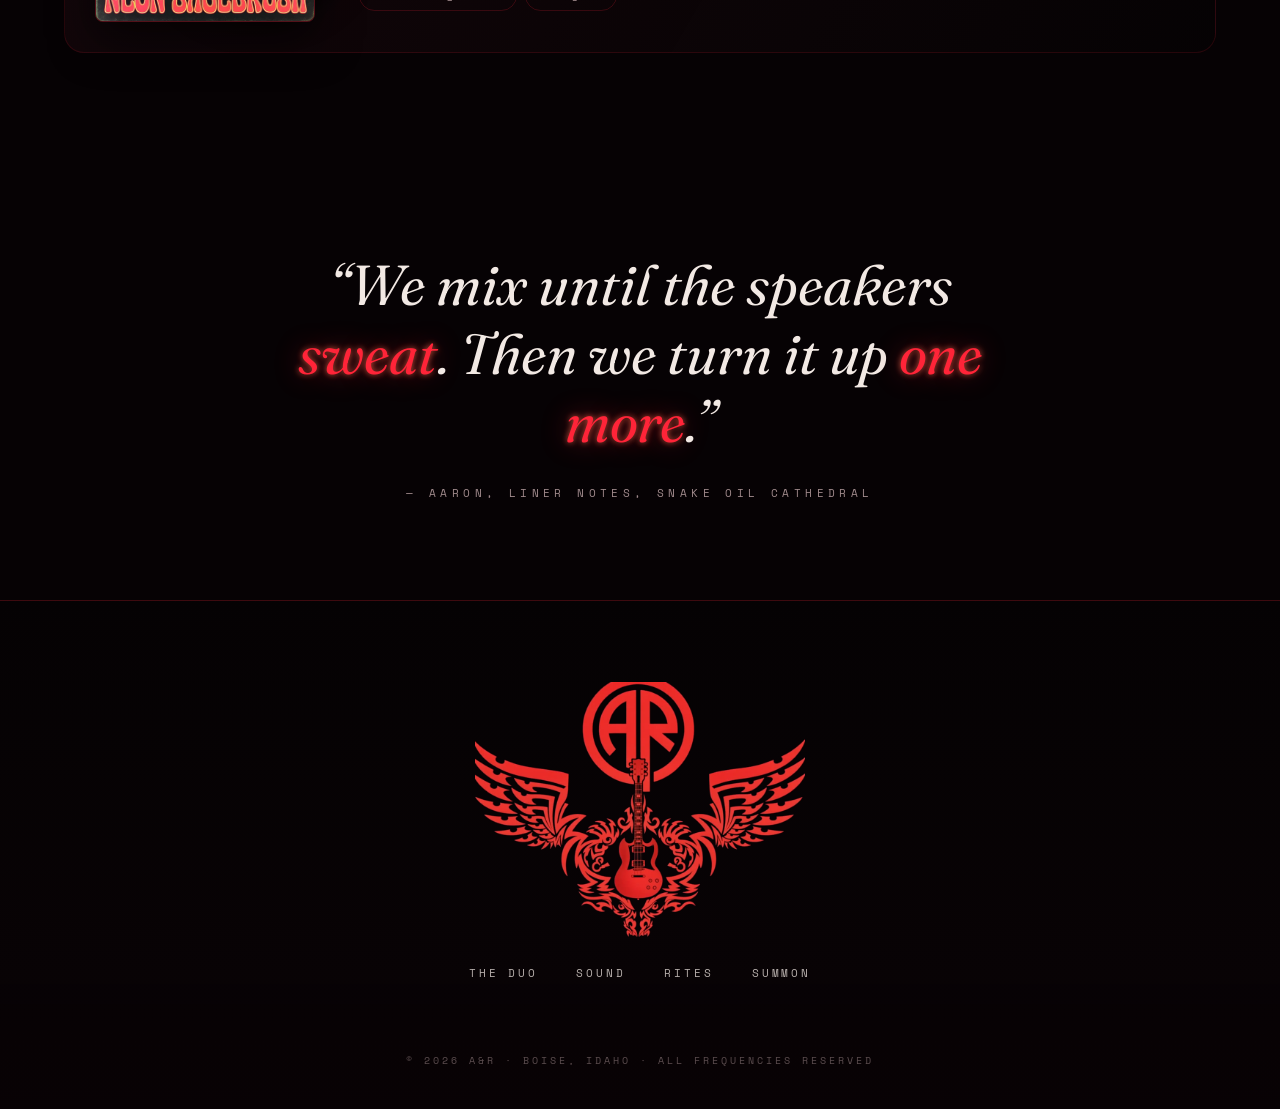
<file: music.html>
<!DOCTYPE html>
<html lang="en">
<head>
<meta charset="UTF-8">
<meta name="viewport" content="width=device-width, initial-scale=1.0">
<title>Sound — A&R</title>
<meta name="description" content="Records of the ritual — Snake Oil Cathedral, Television Flowers, Neon Sagebrush. The recorded sound of A&R.">
<meta name="theme-color" content="#060304">
<link rel="canonical" href="https://robynlansford.github.io/A-R_Duo/music.html">
<meta property="og:title" content="Sound — A&R">
<meta property="og:description" content="Records of the ritual — Snake Oil Cathedral, Television Flowers, Neon Sagebrush.">
<meta property="og:type" content="website">
<meta property="og:url" content="https://robynlansford.github.io/A-R_Duo/music.html">
<meta property="og:image" content="https://robynlansford.github.io/A-R_Duo/assets/og.jpg">
<meta name="twitter:card" content="summary_large_image">
<meta name="twitter:title" content="Sound — A&R">
<meta name="twitter:description" content="Records of the ritual — Snake Oil Cathedral, Television Flowers, Neon Sagebrush.">
<meta name="twitter:image" content="https://robynlansford.github.io/A-R_Duo/assets/og.jpg">
<link rel="icon" type="image/svg+xml" href="assets/favicon.svg">
<link rel="stylesheet" href="assets/fonts/fonts.css">
<link rel="stylesheet" href="css/ar.css?v=5">
</head>
<body>
<a class="skip" href="#main">Skip to content</a>
<div class="cursor" aria-hidden="true"></div>

<header class="bar">
  <a class="sigil" href="index.html" aria-label="A&R home">
    <img src="assets/logo.jpg" alt="A&amp;R logo">
  </a>
  <div class="bar-actions">
    <a class="cta" href="tour.html">See Dates</a>
    <button type="button" class="nav-toggle" aria-expanded="false" aria-controls="site-nav" aria-label="Open menu">
      <span class="nav-toggle-bars" aria-hidden="true"></span>
    </button>
  </div>
  <nav id="site-nav" aria-label="Primary">
    <a href="band.html">The Duo</a>
    <a href="music.html" aria-current="page">Sound</a>
    <a href="tour.html">Rites</a>
    <a href="contact.html">Summon</a>
    <a class="cta" href="contact.html">Inquire</a>
  </nav>
</header>

<canvas id="psy" aria-hidden="true"></canvas>
<main class="world" id="main">
  <section class="subhero">
    <div class="backdrop" style="background-image:url('assets/cover-cathedral.jpg')" aria-hidden="true"></div>
    <h1>RECORDS <span class="psych">of the</span> RITUAL</h1>
  </section>

  <section class="block">
    <div class="shell">
      <div class="records">
        <article class="record reveal">
          <div class="sleeve">
            <div class="cover"><img src="assets/cover-cathedral.jpg" alt="Snake Oil Cathedral album art"></div>
            <div class="vinyl" aria-hidden="true"></div>
          </div>
          <div class="info">
            <h3>SNAKE OIL CATHEDRAL</h3>
            <div class="fmt">LP &middot; 10 Tracks &middot; 43 min &middot; 2025</div>
            <p>Recorded live to 2-inch tape in a decommissioned church outside Kuna over nine
               feverish days. Two guitars braided into one enormous drone, The Third Member keeping
               time — just the room, the crunch, and whatever moved through it. Pressed on translucent
               &ldquo;altar red&rdquo; vinyl.</p>
            <div class="tracks">
              <span>01 Vulture Choir</span><span>02 Red Milk</span><span>03 High Desert Hymn</span>
              <span>04 Gasoline Halo</span><span>05 Snake Oil Cathedral</span><span>06 Sister Static</span>
              <span>07 Copperhead</span><span>08 Idle Hands Revival</span><span>09 Dust Communion</span>
              <span>10 Amen, Amplifier</span>
            </div>
          </div>
          <div class="yr">2025</div>
        </article>

        <article class="record reveal d1">
          <div class="sleeve">
            <div class="cover"><img src="assets/cover-television.jpg" alt="Television Flowers EP art"></div>
            <div class="vinyl" aria-hidden="true"></div>
          </div>
          <div class="info">
            <h3>TELEVISION FLOWERS</h3>
            <div class="fmt">EP &middot; 5 Tracks &middot; 22 min &middot; 2024</div>
            <p>The late-night record. Written between 2 and 5 a.m. in a basement on the Bench,
               all tremolo and slow bloom. The one to put on when the party thins out and
               nobody wants to say goodnight.</p>
            <div class="tracks">
              <span>01 Television Flowers</span><span>02 Dead Channel Bloom</span>
              <span>03 Static Lullaby</span><span>04 Antenna Heart</span><span>05 Sign-Off</span>
            </div>
          </div>
          <div class="yr">2024</div>
        </article>

        <article class="record reveal d2">
          <div class="sleeve">
            <div class="cover"><img src="assets/cover-sagebrush.jpg" alt="Neon Sagebrush single art"></div>
            <div class="vinyl" aria-hidden="true"></div>
          </div>
          <div class="info">
            <h3>NEON SAGEBRUSH</h3>
            <div class="fmt">Single &middot; 2026</div>
            <p>Three minutes of headlight crunch written on the drive home from a Nevada festival
               at 4 a.m. — the first taste of LP2. Louder, faster, somehow lonelier.</p>
            <div class="tracks">
              <span>A Neon Sagebrush</span><span>B Owyhee</span>
            </div>
          </div>
          <div class="yr">2026</div>
        </article>
      </div>
    </div>
  </section>

  <section class="block manifesto">
    <div class="shell">
      <blockquote class="reveal">
        &ldquo;We mix until the speakers <span class="lit">sweat</span>.
        Then we turn it up <span class="lit">one more</span>.&rdquo;
        <cite>&mdash; AARON, liner notes, Snake Oil Cathedral</cite>
      </blockquote>
    </div>
  </section>

  <footer class="crypt">
    <div class="lockup">
      <img class="wings" src="assets/wings.png" alt="The winged A&R emblem burning in red neon">
      <div class="row">
        <a href="band.html">The Duo</a>
        <a href="music.html">Sound</a>
        <a href="tour.html">Rites</a>
        <a href="contact.html">Summon</a>
      </div>
      <div class="fine">&copy; 2026 A&amp;R &middot; Boise, Idaho &middot; All frequencies reserved</div>
    </div>
  </footer>
</main>
<script src="js/site.js?v=1"></script>
<script src="js/ritual.js?v=5"></script>
</body>
</html>
</file>
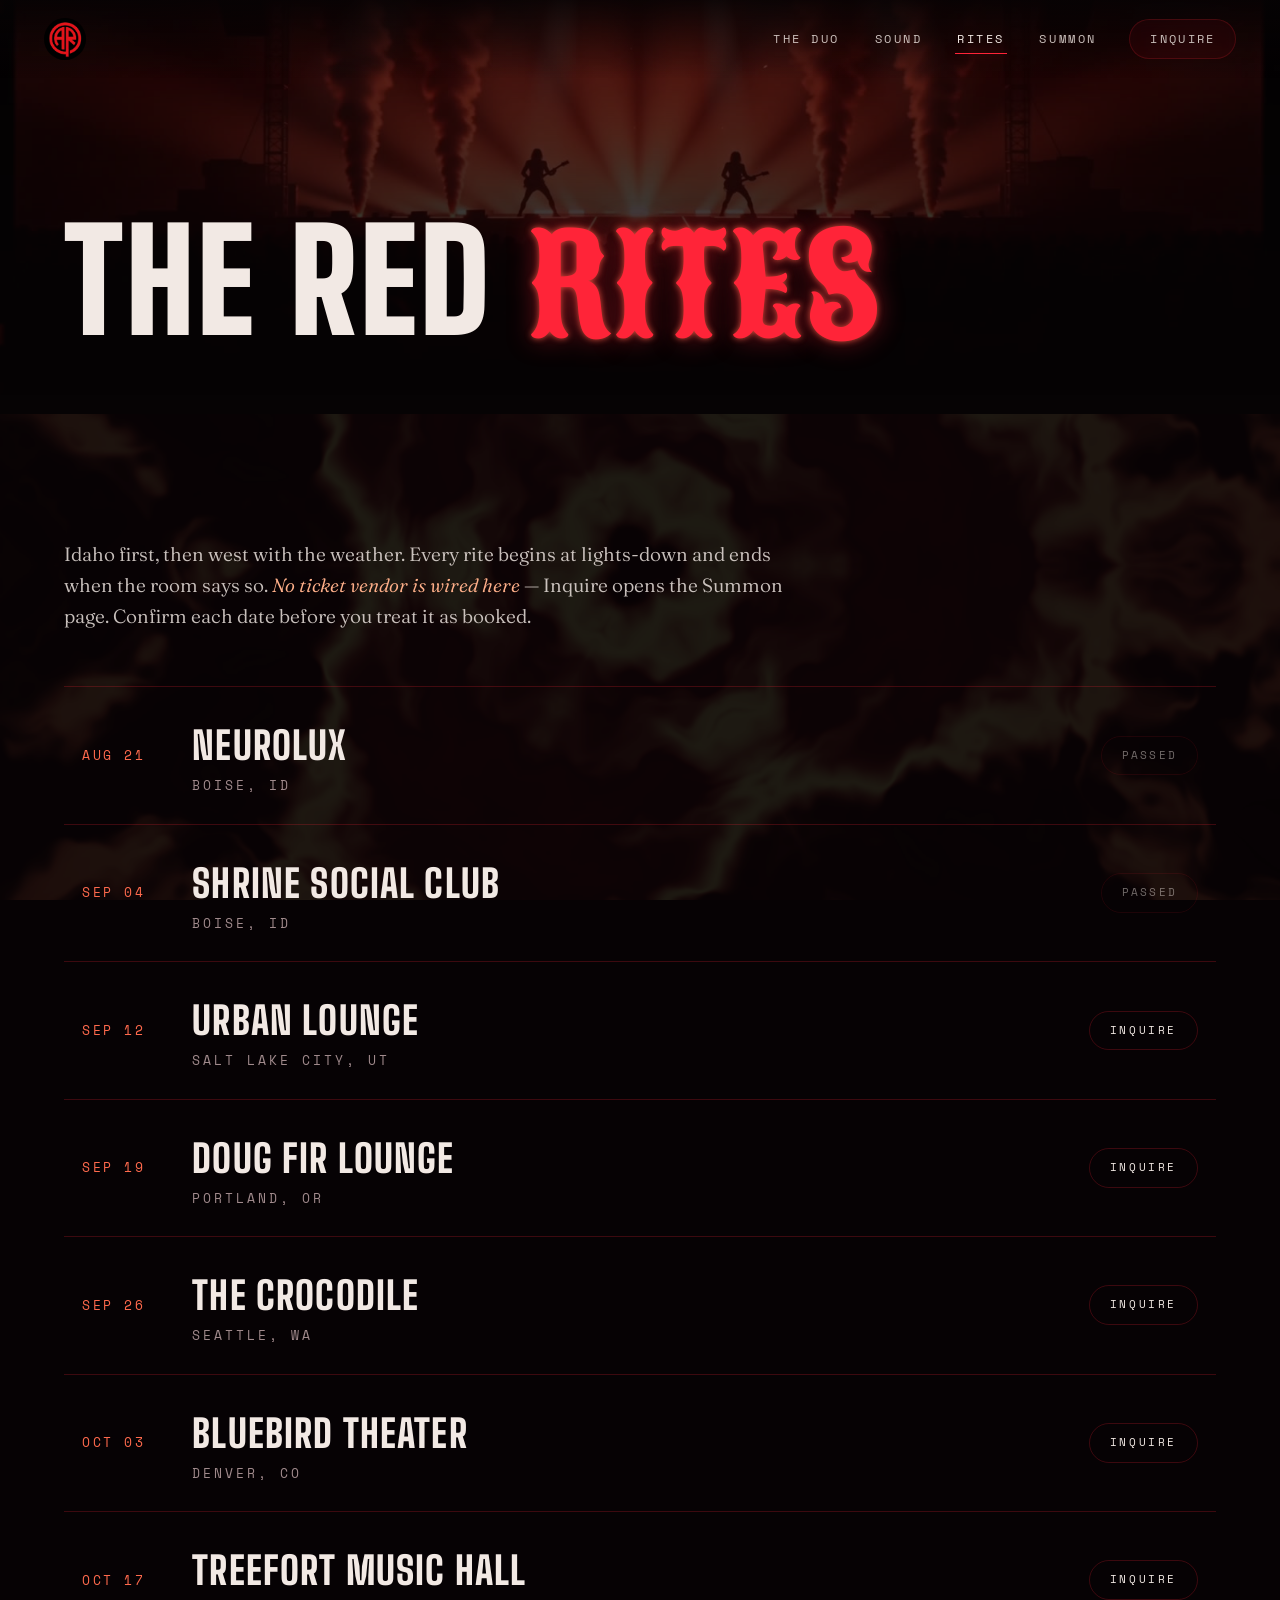
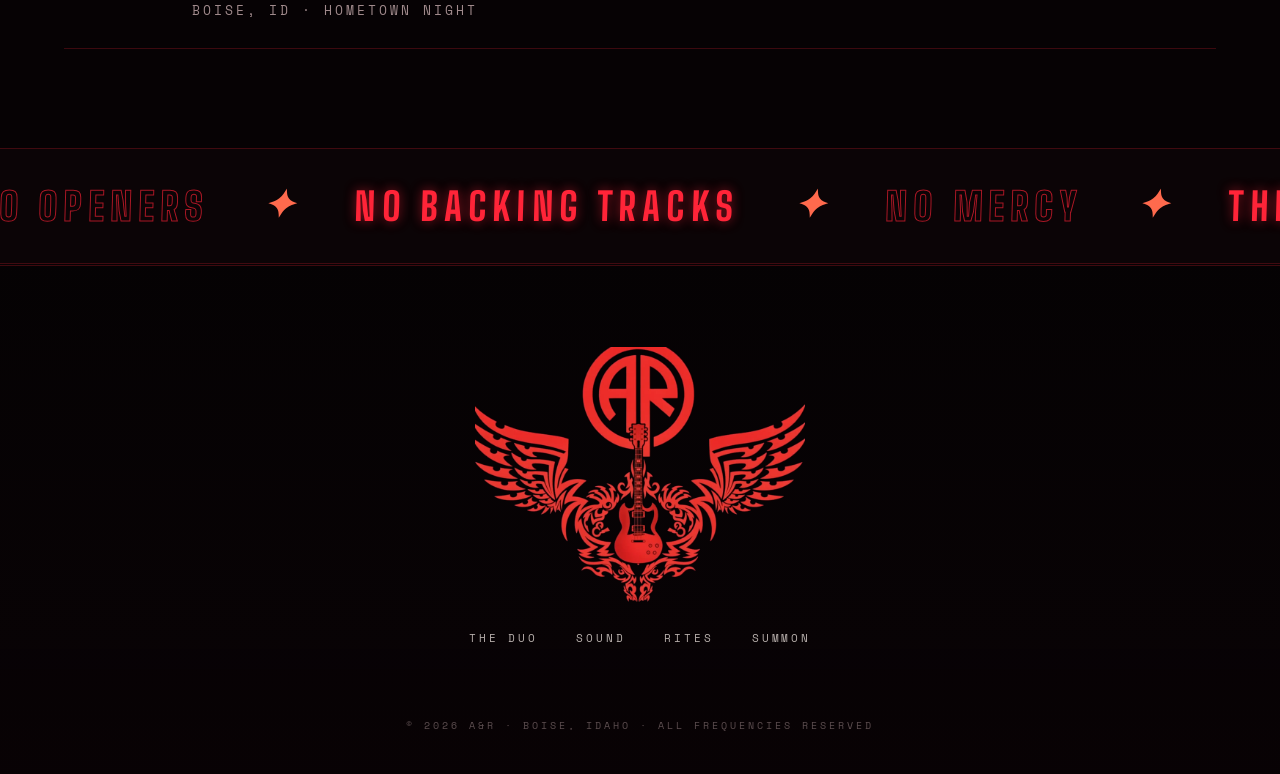
<file: tour.html>
<!DOCTYPE html>
<html lang="en">
<head>
<meta charset="UTF-8">
<meta name="viewport" content="width=device-width, initial-scale=1.0">
<title>The Rites — A&R Live</title>
<meta name="description" content="Live dates for A&R, a psychedelic rock duo from Boise, Idaho. Inquire about a night — no ticket vendor is wired on this site.">
<meta name="theme-color" content="#060304">
<link rel="canonical" href="https://robynlansford.github.io/A-R_Duo/tour.html">
<meta property="og:title" content="The Rites — A&R Live">
<meta property="og:description" content="Live dates for A&R, a psychedelic rock duo from Boise, Idaho.">
<meta property="og:type" content="website">
<meta property="og:url" content="https://robynlansford.github.io/A-R_Duo/tour.html">
<meta property="og:image" content="https://robynlansford.github.io/A-R_Duo/assets/og.jpg">
<meta name="twitter:card" content="summary_large_image">
<meta name="twitter:title" content="The Rites — A&R Live">
<meta name="twitter:description" content="Live dates for A&R, a psychedelic rock duo from Boise, Idaho.">
<meta name="twitter:image" content="https://robynlansford.github.io/A-R_Duo/assets/og.jpg">
<link rel="icon" type="image/svg+xml" href="assets/favicon.svg">
<link rel="stylesheet" href="assets/fonts/fonts.css">
<link rel="stylesheet" href="css/ar.css?v=5">
</head>
<body>
<a class="skip" href="#main">Skip to content</a>
<div class="cursor" aria-hidden="true"></div>

<header class="bar">
  <a class="sigil" href="index.html" aria-label="A&R home">
    <img src="assets/logo.jpg" alt="A&amp;R logo">
  </a>
  <div class="bar-actions">
    <a class="cta" href="#dates">See Dates</a>
    <button type="button" class="nav-toggle" aria-expanded="false" aria-controls="site-nav" aria-label="Open menu">
      <span class="nav-toggle-bars" aria-hidden="true"></span>
    </button>
  </div>
  <nav id="site-nav" aria-label="Primary">
    <a href="band.html">The Duo</a>
    <a href="music.html">Sound</a>
    <a href="tour.html" aria-current="page">Rites</a>
    <a href="contact.html">Summon</a>
    <a class="cta" href="contact.html">Inquire</a>
  </nav>
</header>

<canvas id="psy" aria-hidden="true"></canvas>
<main class="world" id="main">
  <section class="subhero">
    <div class="backdrop" style="background-image:url('assets/stage-wide.jpg')" aria-hidden="true"></div>
    <h1>THE RED <span class="psych">Rites</span></h1>
  </section>

  <section class="block" id="dates">
    <div class="shell">
      <p class="lede reveal">Idaho first, then west with the weather. Every rite begins at
      lights-down and ends when the room says so. <em>No ticket vendor is wired here</em> —
      Inquire opens the Summon page. Confirm each date before you treat it as booked.</p>
      <div class="rites reveal d1">
        <div class="rite past">
          <div class="date">AUG 21</div>
          <div><div class="venue">Neurolux</div><div class="city">Boise, ID</div></div>
          <div></div>
          <span class="tix">Passed</span>
        </div>
        <div class="rite past">
          <div class="date">SEP 04</div>
          <div><div class="venue">Shrine Social Club</div><div class="city">Boise, ID</div></div>
          <div></div>
          <span class="tix">Passed</span>
        </div>
        <div class="rite">
          <div class="date">SEP 12</div>
          <div><div class="venue">Urban Lounge</div><div class="city">Salt Lake City, UT</div></div>
          <div></div>
          <a class="tix" href="contact.html">Inquire</a>
        </div>
        <div class="rite">
          <div class="date">SEP 19</div>
          <div><div class="venue">Doug Fir Lounge</div><div class="city">Portland, OR</div></div>
          <div></div>
          <a class="tix" href="contact.html">Inquire</a>
        </div>
        <div class="rite">
          <div class="date">SEP 26</div>
          <div><div class="venue">The Crocodile</div><div class="city">Seattle, WA</div></div>
          <div></div>
          <a class="tix" href="contact.html">Inquire</a>
        </div>
        <div class="rite">
          <div class="date">OCT 03</div>
          <div><div class="venue">Bluebird Theater</div><div class="city">Denver, CO</div></div>
          <div></div>
          <a class="tix" href="contact.html">Inquire</a>
        </div>
        <div class="rite">
          <div class="date">OCT 17</div>
          <div><div class="venue">Treefort Music Hall</div><div class="city">Boise, ID &middot; Hometown night</div></div>
          <div></div>
          <a class="tix" href="contact.html">Inquire</a>
        </div>
      </div>
    </div>
  </section>

  <div class="marquee" aria-hidden="true">
    <div class="row">
      <span>NO OPENERS <i class="star">&#10022;</i> <b class="fill">NO BACKING TRACKS</b> <i class="star">&#10022;</i>
      NO MERCY <i class="star">&#10022;</i> <b class="fill">THE RED RITES 2026</b> <i class="star">&#10022;</i></span>
      <span>NO OPENERS <i class="star">&#10022;</i> <b class="fill">NO BACKING TRACKS</b> <i class="star">&#10022;</i>
      NO MERCY <i class="star">&#10022;</i> <b class="fill">THE RED RITES 2026</b> <i class="star">&#10022;</i></span>
    </div>
  </div>

  <footer class="crypt">
    <div class="lockup">
      <img class="wings" src="assets/wings.png" alt="The winged A&R emblem burning in red neon">
      <div class="row">
        <a href="band.html">The Duo</a>
        <a href="music.html">Sound</a>
        <a href="tour.html">Rites</a>
        <a href="contact.html">Summon</a>
      </div>
      <div class="fine">&copy; 2026 A&amp;R &middot; Boise, Idaho &middot; All frequencies reserved</div>
    </div>
  </footer>
</main>
<script src="js/site.js?v=1"></script>
<script src="js/ritual.js?v=5"></script>
</body>
</html>
</file>
<file: assets/fonts/fonts.css>
/* A&R — self-hosted type. Big Shoulders (structural display), Sancreek (psych
   poster accent), Fraunces (editorial serif), Space Mono (HUD). Latin subsets. */

@font-face {
  font-family: "Big Shoulders";
  font-style: normal;
  font-weight: 400 900;
  font-display: swap;
  src: url("f3.woff2") format("woff2");
}
@font-face {
  font-family: "Fraunces";
  font-style: italic;
  font-weight: 300 900;
  font-display: swap;
  src: url("f6.woff2") format("woff2");
}
@font-face {
  font-family: "Fraunces";
  font-style: normal;
  font-weight: 300 900;
  font-display: swap;
  src: url("f9.woff2") format("woff2");
}
@font-face {
  font-family: "Sancreek";
  font-style: normal;
  font-weight: 400;
  font-display: swap;
  src: url("f11.woff2") format("woff2");
}
@font-face {
  font-family: "Space Mono";
  font-style: italic;
  font-weight: 400;
  font-display: swap;
  src: url("f14.woff2") format("woff2");
}
@font-face {
  font-family: "Space Mono";
  font-style: normal;
  font-weight: 400;
  font-display: swap;
  src: url("f17.woff2") format("woff2");
}
@font-face {
  font-family: "Space Mono";
  font-style: normal;
  font-weight: 700;
  font-display: swap;
  src: url("f20.woff2") format("woff2");
}
</file>
<file: css/ar.css>
/* ============================================================
   A&R — RED RITUAL design system
   Psychedelic rock duo, Boise ID. Red on black, neon and smoke.
   ============================================================ */

:root {
  --void:   #060304;
  --coal:   #100608;
  --char:   #1a0a0e;
  --blood:  #b31220;
  --signal: #ff2438;
  --ember:  #ff6a4d;
  --gold:   #ffb08a;
  --bone:   #f2e9e4;
  --smoke:  #a08a8c;
  --line:   rgba(255, 36, 56, .22);

  --font-display: "Big Shoulders", "Arial Narrow", sans-serif;
  --font-psych: "Sancreek", serif;
  --font-serif: "Fraunces", Georgia, serif;
  --font-mono: "Space Mono", ui-monospace, monospace;

  --glow-sm: 0 0 12px rgba(255, 36, 56, .55);
  --glow-md: 0 0 28px rgba(255, 36, 56, .45), 0 0 6px rgba(255, 106, 77, .8);
  --glow-lg: 0 0 60px rgba(255, 36, 56, .35), 0 0 18px rgba(255, 36, 56, .6);

  --ease-out: cubic-bezier(.16, 1, .3, 1);
  --ease-swing: cubic-bezier(.68, -0.28, .27, 1.28);
}

* { margin: 0; padding: 0; box-sizing: border-box; }

html { scroll-behavior: auto; }
html, body { background: var(--void); }

body {
  color: var(--bone);
  font-family: var(--font-serif);
  font-weight: 340;
  font-size: 17px;
  line-height: 1.62;
  overflow-x: hidden;
  -webkit-font-smoothing: antialiased;
}

::selection { background: var(--signal); color: var(--void); }

img, svg, canvas, video { display: block; max-width: 100%; }
a { color: inherit; text-decoration: none; }
button { font: inherit; background: none; border: 0; color: inherit; cursor: pointer; }

/* ---------------- custom cursor ---------------- */
.cursor {
  position: fixed; left: 0; top: 0; z-index: 400;
  width: 14px; height: 14px; border-radius: 50%;
  background: radial-gradient(circle, var(--ember) 0%, var(--signal) 45%, transparent 70%);
  pointer-events: none; mix-blend-mode: screen;
  transform: translate(-100px, -100px);
  transition: width .25s var(--ease-out), height .25s var(--ease-out), opacity .3s;
  opacity: 0;
}
.cursor.live { opacity: .95; }
.cursor.hot { width: 44px; height: 44px; }
@media (hover: none) { .cursor { display: none; } }

/* ---------------- fixed chrome ---------------- */
.bar {
  position: fixed; inset: 0 0 auto 0; z-index: 300;
  display: flex; align-items: center; justify-content: space-between;
  padding: 18px clamp(18px, 3.4vw, 44px);
  color: var(--bone);
  transition: color .45s;
  pointer-events: none;
}
.bar > * { pointer-events: auto; }
.bar.on-light { color: var(--void); }
.bar::before {
  content: ""; position: absolute; inset: 0; z-index: -1;
  background: linear-gradient(to bottom, rgba(6, 3, 4, .88), rgba(6, 3, 4, 0));
  opacity: 0; transition: opacity .5s;
  pointer-events: none;
}
.bar.scrim::before { opacity: 1; }

.bar .sigil { display: flex; align-items: center; gap: 14px; }
.bar .sigil svg { width: 42px; height: 42px; }
.bar .sigil .ring { transition: transform 9s linear; }
.bar .sigil img { width: 42px; height: 42px; border-radius: 50%; object-fit: cover; }
.bar .word {
  font-family: var(--font-display);
  font-weight: 800; font-size: 21px; letter-spacing: .34em;
  transform: translateY(1px);
}

.bar nav { display: flex; gap: clamp(14px, 2.4vw, 34px); align-items: center; }
.bar nav a {
  font-family: var(--font-mono); font-size: 11.5px;
  letter-spacing: .22em; text-transform: uppercase;
  position: relative; padding: 6px 2px;
  opacity: .82;
  transition: opacity .25s;
}
.bar nav a:hover, .bar nav a[aria-current="page"] { opacity: 1; }
.bar nav a::after {
  content: ""; position: absolute; left: 0; right: 100%; bottom: 0;
  height: 1px; background: var(--signal);
  box-shadow: var(--glow-sm);
  transition: right .35s var(--ease-out);
}
.bar nav a:hover::after, .bar nav a[aria-current="page"]::after { right: 0; }

.bar .cta {
  font-family: var(--font-mono); font-size: 11.5px; letter-spacing: .2em;
  text-transform: uppercase;
  border: 1px solid var(--line); border-radius: 999px;
  padding: 10px 20px;
  background: rgba(255, 36, 56, .08);
  backdrop-filter: blur(6px);
  transition: background .3s, border-color .3s, box-shadow .3s;
}
.bar .cta:hover {
  background: var(--signal); border-color: var(--signal); color: var(--void);
  box-shadow: var(--glow-md);
}

.skip {
  position: absolute; left: 14px; top: -80px; z-index: 600;
  padding: 12px 18px; border-radius: 999px;
  background: var(--signal); color: var(--void);
  font-family: var(--font-mono); font-size: 12px; letter-spacing: .16em;
  text-transform: uppercase;
}
.skip:focus { top: 14px; }

.sr-only {
  position: absolute; width: 1px; height: 1px; padding: 0; margin: -1px;
  overflow: hidden; clip: rect(0, 0, 0, 0); white-space: nowrap; border: 0;
}

.bar-actions { display: none; align-items: center; gap: 10px; }
.nav-toggle {
  display: none; place-items: center;
  width: 44px; height: 44px; border-radius: 50%;
  border: 1px solid var(--line);
  background: rgba(255, 36, 56, .08);
}
.nav-toggle-bars {
  position: relative; display: block; width: 16px; height: 2px;
  background: currentColor;
}
.nav-toggle-bars::before,
.nav-toggle-bars::after {
  content: ""; position: absolute; left: 0; width: 16px; height: 2px;
  background: currentColor;
}
.nav-toggle-bars::before { top: -5px; }
.nav-toggle-bars::after { top: 5px; }
body.nav-open .nav-toggle-bars { background: transparent; }
body.nav-open .nav-toggle-bars::before { top: 0; transform: rotate(45deg); }
body.nav-open .nav-toggle-bars::after { top: 0; transform: rotate(-45deg); }

/* ---------------- film stage ---------------- */
#ritualDriver { position: relative; }
#stage {
  position: sticky; top: 0; height: 100vh; height: 100svh;
  overflow: hidden; background: var(--void);
}
#film, #fx { position: absolute; inset: 0; width: 100%; height: 100%; }

#stage .grain {
  position: absolute; inset: -60px; z-index: 6; pointer-events: none;
  opacity: .5; mix-blend-mode: overlay;
  background-image: url("data:image/svg+xml,%3Csvg xmlns='http://www.w3.org/2000/svg' width='240' height='240'%3E%3Cfilter id='n'%3E%3CfeTurbulence type='fractalNoise' baseFrequency='.92' numOctaves='2' stitchTiles='stitch'/%3E%3CfeColorMatrix type='saturate' values='0'/%3E%3C/filter%3E%3Crect width='240' height='240' filter='url(%23n)' opacity='.55'/%3E%3C/svg%3E");
  animation: grainShift 1.05s steps(4) infinite;
}
@keyframes grainShift {
  0% { transform: translate(0, 0); }
  25% { transform: translate(-22px, 14px); }
  50% { transform: translate(14px, -18px); }
  75% { transform: translate(-10px, -8px); }
  100% { transform: translate(0, 0); }
}
#stage .vignette {
  position: absolute; inset: 0; z-index: 7; pointer-events: none;
  background: radial-gradient(ellipse 118% 92% at 50% 46%, transparent 58%, rgba(4, 1, 2, .72) 100%);
}
#stage .fade-out {
  position: absolute; inset: auto 0 0 0; height: 34vh; z-index: 8;
  background: linear-gradient(to bottom, transparent, var(--void));
  opacity: 0; pointer-events: none;
}

/* loader */
#loader {
  position: fixed; inset: 0; z-index: 500;
  display: grid; place-items: center;
  background: var(--void);
  transition: opacity .9s, visibility .9s;
}
#loader.gone { opacity: 0; visibility: hidden; }
#loader .core { text-align: center; }
#loader svg { width: 92px; height: 92px; margin: 0 auto 26px; }
#loader svg .ring { transform-origin: 50% 50%; animation: spin 7s linear infinite; }
@keyframes spin { to { transform: rotate(360deg); } }
#loader .word {
  font-family: var(--font-display); font-weight: 800;
  font-size: 15px; letter-spacing: .55em; text-indent: .55em;
  color: var(--bone); opacity: .9; margin-bottom: 18px;
}
#loader .track {
  width: 210px; height: 2px; margin: 0 auto 12px;
  background: rgba(255, 36, 56, .14); overflow: hidden;
}
#loader .fill {
  height: 100%; width: 100%;
  background: linear-gradient(90deg, var(--blood), var(--signal), var(--ember));
  transform-origin: 0 50%; transform: scaleX(0);
  box-shadow: var(--glow-sm);
}
#loader .pct {
  font-family: var(--font-mono); font-size: 11px;
  letter-spacing: .3em; color: var(--smoke);
}

/* beats — copy over the film */
.beat {
  position: absolute; z-index: 10; opacity: 0; pointer-events: none;
  will-change: transform, opacity;
}
.beat .kicker {
  font-family: var(--font-mono); font-size: clamp(10px, 1vw, 12px);
  letter-spacing: .44em; text-transform: uppercase;
  color: var(--ember); text-shadow: var(--glow-sm);
  margin-bottom: 16px;
}
.beat h2 {
  font-family: var(--font-display); font-weight: 850;
  font-size: clamp(44px, 8.6vw, 128px);
  line-height: .92; letter-spacing: .015em; text-transform: uppercase;
  color: var(--bone);
  text-shadow: 0 2px 26px rgba(0, 0, 0, .65);
}
.beat h2 .psych {
  font-family: var(--font-psych); font-weight: 400;
  color: var(--signal); text-shadow: var(--glow-md);
  letter-spacing: .02em;
}
.beat p {
  max-width: 44ch; margin-top: 18px;
  font-size: clamp(14px, 1.35vw, 17.5px);
  color: rgba(242, 233, 228, .88);
  text-shadow: 0 1px 14px rgba(0, 0, 0, .8);
}
.beat .rule {
  width: 64px; height: 2px; margin-bottom: 20px;
  background: linear-gradient(90deg, var(--signal), transparent);
  box-shadow: var(--glow-sm);
}

.beat.hero {
  inset: 0; display: grid; place-items: start center;
  text-align: left; padding-inline: clamp(20px, 7vw, 120px);
}
.beat.hero .stack { justify-self: start; align-self: start; text-align: left; margin-top: 14px; margin-left: 40px; max-width: calc(100% - 40px); }
.beat.hero h1 {
  font-family: var(--font-display); font-weight: 900;
  font-size: clamp(70px, 15vw, 230px);
  line-height: .86; letter-spacing: .04em;
  color: var(--bone);
  text-shadow: 0 0 70px rgba(255, 36, 56, .4), 0 4px 40px rgba(0, 0, 0, .8);
}
.beat.hero h1 .amp {
  font-family: var(--font-psych); font-weight: 400;
  font-size: .78em; color: var(--signal);
  text-shadow: var(--glow-lg);
  padding: 0 .06em;
}
.beat.hero .tag {
  position: absolute; bottom: calc(4.5vh + 74px); left: 50%; transform: translateX(-50%);
  font-family: var(--font-mono); font-size: clamp(10.5px, 1.1vw, 13px);
  letter-spacing: .5em; text-indent: .5em; text-transform: uppercase;
  color: var(--bone); white-space: nowrap; text-align: center;
  text-shadow: 0 1px 6px rgba(4, 1, 2, .95), 0 0 22px rgba(4, 1, 2, .9);
}
.beat.hero .hint {
  position: absolute; bottom: 4.5vh; left: 50%; transform: translateX(-50%);
  display: flex; flex-direction: column; align-items: center; gap: 10px;
  font-family: var(--font-mono); font-size: 10px; letter-spacing: .4em;
  text-transform: uppercase; color: var(--smoke);
}
.beat.hero .hint .pulse {
  width: 1px; height: 44px;
  background: linear-gradient(to bottom, var(--signal), transparent);
  animation: dropPulse 2.1s var(--ease-out) infinite;
}
@keyframes dropPulse {
  0% { transform: scaleY(0); transform-origin: top; opacity: 0; }
  35% { transform: scaleY(1); opacity: 1; }
  100% { transform: scaleY(1); transform-origin: top; opacity: 0; }
}

.beat.left { left: clamp(20px, 7vw, 120px); top: 50%; transform: translateY(-50%); max-width: 560px; }
.beat.right { right: clamp(20px, 7vw, 120px); top: 50%; transform: translateY(-50%); max-width: 560px; text-align: right; }
.beat.right .rule { margin-left: auto; background: linear-gradient(270deg, var(--signal), transparent); }
.beat.center { inset: 0; display: grid; place-items: center; text-align: center; }
.beat.low { top: auto; bottom: 11vh; transform: none; }

/* finale panel */
.beat.finale { inset: 0; display: grid; place-items: end center; padding-bottom: 4.5vh; text-align: center; }
.beat.finale .kicker {
  color: var(--bone);
  text-shadow: 0 1px 8px rgba(4, 1, 2, .95), 0 0 26px rgba(4, 1, 2, .9);
}
.beat.finale .actions { display: flex; gap: 16px; justify-content: center; margin-top: 20px; flex-wrap: wrap; }
.btn {
  display: inline-flex; align-items: center; gap: 10px;
  font-family: var(--font-mono); font-size: 12.5px;
  letter-spacing: .22em; text-transform: uppercase;
  padding: 16px 30px; border-radius: 999px;
  transition: transform .3s var(--ease-out), box-shadow .3s, background .3s, color .3s, border-color .3s;
}
.btn.solid {
  background: linear-gradient(120deg, var(--blood), var(--signal));
  color: var(--bone); box-shadow: var(--glow-md);
}
.btn.solid:hover { transform: translateY(-2px); box-shadow: var(--glow-lg); }
.btn.ghost { border: 1px solid var(--line); color: var(--bone); background: rgba(6, 3, 4, .4); backdrop-filter: blur(8px); }
.btn.ghost:hover { border-color: var(--signal); box-shadow: var(--glow-sm); }

/* HUD — ritual readout */
#hud {
  position: fixed; left: clamp(14px, 2.2vw, 30px); top: 50%; z-index: 290;
  transform: translateY(-50%);
  display: flex; flex-direction: column; align-items: center; gap: 16px;
  font-family: var(--font-mono); color: var(--bone);
  opacity: 0; transition: opacity .6s, color .45s;
  pointer-events: none;
}
#hud.live { opacity: 1; }
.bar.on-light ~ #hud, #hud.on-light { color: var(--void); }
#hud .chap {
  writing-mode: vertical-rl; transform: rotate(180deg);
  font-size: 10px; letter-spacing: .42em; text-transform: uppercase;
}
#hud .idx { font-size: 12px; letter-spacing: .18em; color: var(--signal); text-shadow: var(--glow-sm); }
#hud .track {
  width: 1px; height: 21vh; background: rgba(255, 36, 56, .18);
  position: relative; overflow: hidden;
}
#hud .fill {
  position: absolute; inset: 0 0 auto 0; height: 0%;
  background: linear-gradient(to bottom, var(--ember), var(--signal));
  box-shadow: var(--glow-sm);
}
#hud .freq { display: flex; gap: 2.5px; align-items: flex-end; height: 18px; }
#hud .freq i {
  width: 2.5px; background: var(--signal); height: 4px;
  box-shadow: var(--glow-sm); opacity: .9;
}

/* ---------------- content world (after film) ---------------- */
main.world { position: relative; background: rgba(6, 3, 4, .5); }
#psy { position: fixed; inset: 0; width: 100%; height: 100%; z-index: 0; pointer-events: none; opacity: 0; }
main.world > * { position: relative; z-index: 2; }

.landing {
  padding: clamp(90px, 14vh, 170px) 0 0;
  background: linear-gradient(to bottom, #050203, var(--void) 30%);
}

section.block { padding: clamp(70px, 11vh, 150px) clamp(20px, 5vw, 72px); }
main.world section.block, footer.crypt {
  content-visibility: auto;
  contain-intrinsic-size: auto 760px;
}
.shell { max-width: 1340px; margin: 0 auto; }

.eyebrow {
  display: flex; align-items: center; gap: 16px;
  font-family: var(--font-mono); font-size: 11px;
  letter-spacing: .44em; text-transform: uppercase; color: var(--ember);
  margin-bottom: 26px;
}
.eyebrow::before { content: ""; width: 44px; height: 1px; background: var(--signal); box-shadow: var(--glow-sm); }
.eyebrow .n { color: var(--smoke); letter-spacing: .2em; }

h2.title {
  font-family: var(--font-display); font-weight: 870;
  font-size: clamp(46px, 7.2vw, 110px);
  line-height: .9; text-transform: uppercase; letter-spacing: .012em;
  color: var(--bone);
}
h2.title .psych {
  font-family: var(--font-psych); font-weight: 400;
  color: var(--signal); text-shadow: var(--glow-md);
}
.lede {
  max-width: 62ch; margin-top: 26px;
  font-size: clamp(16px, 1.5vw, 19.5px); color: rgba(242, 233, 228, .82);
}
.lede em { font-style: italic; color: var(--gold); }

/* manifesto */
.manifesto { text-align: center; }
.manifesto blockquote {
  font-family: var(--font-serif); font-style: italic; font-weight: 380;
  font-size: clamp(26px, 4.4vw, 58px); line-height: 1.22;
  max-width: 21ch; margin: 0 auto;
  color: var(--bone);
}
.manifesto blockquote .lit { color: var(--signal); text-shadow: var(--glow-md); }
.manifesto cite {
  display: block; margin-top: 30px; font-style: normal;
  font-family: var(--font-mono); font-size: 11px; letter-spacing: .4em;
  text-transform: uppercase; color: var(--smoke);
}

/* marquee */
.marquee {
  overflow: hidden; padding: 26px 0; border-block: 1px solid var(--line);
  background: rgba(16, 6, 8, .5);
  will-change: transform;
}
.marquee .row {
  display: flex; gap: 54px; width: max-content;
  font-family: var(--font-display); font-weight: 800;
  font-size: clamp(22px, 3vw, 40px); letter-spacing: .16em;
  text-transform: uppercase; white-space: nowrap;
  color: transparent; -webkit-text-stroke: 1px rgba(255, 36, 56, .65);
}
.marquee .row .fill { color: var(--signal); -webkit-text-stroke: 0; text-shadow: var(--glow-sm); }
.marquee .row span { display: inline-flex; align-items: center; gap: 54px; }
.marquee .row .star { color: var(--ember); -webkit-text-stroke: 0; font-family: var(--font-psych); }

/* duo cards */
.duo-grid {
  display: grid; grid-template-columns: repeat(auto-fit, minmax(300px, 1fr));
  gap: clamp(22px, 3vw, 44px); margin-top: clamp(40px, 6vh, 70px);
}
.member {
  position: relative; border-radius: 18px; overflow: hidden;
  background: var(--coal);
  border: 1px solid rgba(255, 36, 56, .14);
  transform-style: preserve-3d; will-change: transform;
  transition: border-color .35s, box-shadow .35s;
}
.member:hover { border-color: rgba(255, 36, 56, .5); box-shadow: var(--glow-md); }
.member .art { position: relative; aspect-ratio: 4 / 4.6; overflow: hidden; }
.member .art img {
  width: 100%; height: 100%; object-fit: cover;
  filter: saturate(1.06) contrast(1.05);
  transform: scale(1.04); transition: transform .8s var(--ease-out);
}
.member:hover .art img { transform: scale(1.11); }
.member .art::after {
  content: ""; position: absolute; inset: 0;
  background: linear-gradient(to top, rgba(6, 3, 4, .92) 4%, transparent 46%),
              radial-gradient(90% 60% at 50% 10%, rgba(255, 36, 56, .16), transparent 70%);
}
.member .meta { position: absolute; left: 24px; right: 24px; bottom: 20px; transform: translateZ(40px); }
.member .role {
  font-family: var(--font-mono); font-size: 10.5px; letter-spacing: .36em;
  text-transform: uppercase; color: var(--ember); margin-bottom: 8px;
}
.member h3 {
  font-family: var(--font-display); font-weight: 850; font-size: clamp(34px, 3.6vw, 52px);
  text-transform: uppercase; letter-spacing: .03em; line-height: .95;
}
.member p { margin-top: 10px; font-size: 14.5px; color: rgba(242, 233, 228, .78); max-width: 40ch; }
.member .sig {
  position: absolute; top: 18px; right: 20px;
  font-family: var(--font-psych); font-size: 30px; color: var(--signal);
  text-shadow: var(--glow-sm); opacity: .9; transform: translateZ(30px);
}

/* discography */
.records { display: grid; gap: clamp(18px, 2.6vw, 30px); margin-top: clamp(40px, 6vh, 70px); }
.record {
  display: grid; grid-template-columns: minmax(150px, 220px) 1fr auto;
  gap: clamp(20px, 3.4vw, 48px); align-items: center;
  padding: clamp(18px, 2.6vw, 30px);
  border: 1px solid rgba(255, 36, 56, .13); border-radius: 20px;
  background: linear-gradient(120deg, rgba(26, 10, 14, .65), rgba(6, 3, 4, .4));
  transition: border-color .35s, background .35s, transform .45s var(--ease-out);
}
.record:hover { border-color: rgba(255, 36, 56, .45); transform: translateX(6px); }
.sleeve { position: relative; aspect-ratio: 1; perspective: 900px; }
.sleeve .cover {
  position: absolute; inset: 0; border-radius: 8px; overflow: hidden;
  border: 1px solid rgba(255, 36, 56, .25);
  box-shadow: 0 18px 44px rgba(0, 0, 0, .6);
  z-index: 2; background: var(--char);
}
.sleeve .cover img { width: 100%; height: 100%; object-fit: cover; }
.sleeve .vinyl {
  position: absolute; inset: 6% 0 6% auto; aspect-ratio: 1;
  border-radius: 50%; z-index: 1;
  background:
    radial-gradient(circle at 50% 50%, var(--signal) 0 8%, #14090b 8.5% 12%, transparent 12.5%),
    repeating-radial-gradient(circle at 50% 50%, #0d0507 0 1.6%, #17090c 1.9% 2.4%);
  box-shadow: 0 10px 30px rgba(0, 0, 0, .65), inset 0 0 34px rgba(0, 0, 0, .8);
  transform: translateX(22%) rotate(8deg);
  transition: transform .7s var(--ease-swing);
}
.record:hover .vinyl { transform: translateX(50%) rotate(160deg); }
.record .info h3 {
  font-family: var(--font-display); font-weight: 850;
  font-size: clamp(28px, 3.4vw, 50px); text-transform: uppercase;
  letter-spacing: .02em; line-height: .95;
}
.record .info .fmt {
  margin-top: 8px; font-family: var(--font-mono); font-size: 11px;
  letter-spacing: .3em; text-transform: uppercase; color: var(--ember);
}
.record .info p { margin-top: 12px; max-width: 56ch; color: rgba(242, 233, 228, .78); font-size: 15px; }
.record .yr {
  font-family: var(--font-psych); font-size: clamp(26px, 3vw, 44px);
  color: var(--signal); text-shadow: var(--glow-sm);
}

/* tracklist chips */
.tracks { display: flex; flex-wrap: wrap; gap: 8px; margin-top: 14px; }
.tracks span {
  font-family: var(--font-mono); font-size: 10.5px; letter-spacing: .12em;
  padding: 6px 12px; border-radius: 999px;
  border: 1px solid rgba(255, 36, 56, .18); color: var(--smoke);
  transition: color .3s, border-color .3s, box-shadow .3s;
}
.tracks span:hover { color: var(--bone); border-color: var(--signal); box-shadow: var(--glow-sm); }

/* rites (tour) */
.rites { margin-top: clamp(40px, 6vh, 70px); border-top: 1px solid var(--line); }
.rite {
  display: grid; grid-template-columns: auto 1fr auto auto;
  align-items: center; gap: clamp(16px, 3vw, 46px);
  padding: clamp(20px, 3vh, 30px) clamp(6px, 1.4vw, 18px);
  border-bottom: 1px solid var(--line);
  position: relative; overflow: hidden;
  transition: padding-left .4s var(--ease-out);
}
.rite::before {
  content: ""; position: absolute; inset: 0;
  background: linear-gradient(90deg, rgba(255, 36, 56, .14), transparent 60%);
  opacity: 0; transition: opacity .35s;
  pointer-events: none;
}
.rite:hover { padding-left: clamp(14px, 2vw, 30px); }
.rite:hover::before { opacity: 1; }
.rite .date {
  font-family: var(--font-mono); font-size: clamp(11px, 1.1vw, 13px);
  letter-spacing: .2em; color: var(--ember); min-width: 9ch;
}
.rite .venue {
  font-family: var(--font-display); font-weight: 800;
  font-size: clamp(22px, 3vw, 42px); text-transform: uppercase; letter-spacing: .03em;
}
.rite .city { font-family: var(--font-mono); font-size: clamp(10.5px, 1vw, 12.5px); letter-spacing: .24em; text-transform: uppercase; color: var(--smoke); }
.rite .tix {
  position: relative; z-index: 1;
  font-family: var(--font-mono); font-size: 11px; letter-spacing: .24em; text-transform: uppercase;
  border: 1px solid var(--line); border-radius: 999px; padding: 10px 20px;
  transition: background .3s, color .3s, box-shadow .3s, border-color .3s;
}
.rite .tix:hover { background: var(--signal); color: var(--void); border-color: var(--signal); box-shadow: var(--glow-md); }
.rite.sold .tix, .rite.past .tix { opacity: .45; pointer-events: none; text-decoration: none; }
.rite.past .tix { letter-spacing: .2em; }

/* summon (contact/join) */
.summon {
  border-radius: 26px; overflow: hidden; position: relative;
  border: 1px solid rgba(255, 36, 56, .2);
  background:
    radial-gradient(120% 130% at 85% 0%, rgba(179, 18, 32, .35), transparent 55%),
    linear-gradient(140deg, #16080b, #060304 70%);
  padding: clamp(46px, 7vw, 100px);
}
.summon .grid-lines {
  position: absolute; inset: 0; opacity: .12; pointer-events: none;
  background-image: linear-gradient(var(--line) 1px, transparent 1px),
                    linear-gradient(90deg, var(--line) 1px, transparent 1px);
  background-size: 56px 56px;
  mask-image: radial-gradient(90% 90% at 60% 30%, #000, transparent 75%);
}
.summon form { display: flex; gap: 12px; max-width: 560px; margin-top: 34px; flex-wrap: wrap; }
.summon form.stack { flex-direction: column; max-width: 640px; }
.summon .form-row { display: flex; gap: 12px; flex-wrap: wrap; }
.summon .form-row > * { flex: 1 1 220px; }
.summon input, .summon textarea, .summon select {
  flex: 1 1 260px; padding: 16px 22px;
  font-family: var(--font-mono); font-size: 13px; letter-spacing: .06em;
  color: var(--bone); background: rgba(6, 3, 4, .6);
  border: 1px solid var(--line); border-radius: 999px; outline: none;
  transition: border-color .3s, box-shadow .3s;
}
.summon textarea { border-radius: 22px; min-height: 140px; resize: vertical; flex: 1 1 100%; }
.summon select { appearance: none; background-image: linear-gradient(45deg, transparent 50%, var(--ember) 50%), linear-gradient(135deg, var(--ember) 50%, transparent 50%); background-position: calc(100% - 22px) calc(50% - 3px), calc(100% - 16px) calc(50% - 3px); background-size: 6px 6px, 6px 6px; background-repeat: no-repeat; padding-right: 42px; }
.summon input::placeholder, .summon textarea::placeholder { color: rgba(160, 138, 140, .7); }
.summon input:focus, .summon textarea:focus, .summon select:focus { border-color: var(--signal); box-shadow: var(--glow-sm); }
.summon .note { margin-top: 18px; font-family: var(--font-mono); font-size: 10.5px; letter-spacing: .18em; color: var(--smoke); }
.summon .note a { color: var(--ember); }
.summon .form-status {
  margin-top: 14px; max-width: 62ch;
  font-family: var(--font-mono); font-size: 11.5px; letter-spacing: .06em;
  line-height: 1.55; color: var(--gold);
}
.summon .form-status[hidden] { display: none; }
.summon .paths {
  display: flex; flex-wrap: wrap; gap: 10px 22px; margin-top: 22px;
  font-family: var(--font-mono); font-size: 12px; letter-spacing: .12em;
}
.summon .paths a {
  color: var(--ember); border-bottom: 1px solid transparent;
  padding: 8px 0; min-height: 44px; display: inline-flex; align-items: center;
}
.summon .paths a:hover { border-bottom-color: var(--ember); }

/* footer */
footer.crypt {
  padding: clamp(60px, 9vh, 110px) clamp(20px, 5vw, 72px) 40px;
  border-top: 1px solid var(--line);
  background: linear-gradient(to bottom, rgba(6, 3, 4, .35), rgba(11, 4, 6, .55));
}
footer .lockup { display: grid; place-items: center; gap: 26px; text-align: center; }
footer .wings {
  width: clamp(200px, 30vw, 330px);
}
footer .row {
  display: flex; gap: clamp(18px, 3vw, 40px); flex-wrap: wrap; justify-content: center;
  font-family: var(--font-mono); font-size: 11px; letter-spacing: .26em; text-transform: uppercase;
}
footer .row a { opacity: .75; transition: opacity .25s, color .25s; }
footer .row a:hover { opacity: 1; color: var(--signal); }
footer .socials { display: flex; gap: 18px; justify-content: center; }
footer .socials a {
  width: 42px; height: 42px; border-radius: 50%;
  display: grid; place-items: center;
  border: 1px solid var(--line);
  transition: border-color .3s, box-shadow .3s, transform .3s;
}
footer .socials a:hover { border-color: var(--signal); box-shadow: var(--glow-sm); transform: translateY(-3px); }
footer .socials svg { width: 17px; height: 17px; fill: var(--bone); }
footer .fine {
  margin-top: 44px; text-align: center;
  font-family: var(--font-mono); font-size: 10px; letter-spacing: .3em;
  text-transform: uppercase; color: rgba(160, 138, 140, .55);
}

/* reveal-on-scroll */
.reveal { opacity: 0; transform: translateY(34px); transition: opacity .9s var(--ease-out), transform .9s var(--ease-out); }
.reveal.lit { opacity: 1; transform: none; }
.reveal.d1 { transition-delay: .08s; } .reveal.d2 { transition-delay: .16s; } .reveal.d3 { transition-delay: .24s; }

/* subpage hero */
.subhero {
  min-height: 46vh; display: grid; align-items: end;
  padding: clamp(120px, 20vh, 210px) clamp(20px, 5vw, 72px) clamp(40px, 7vh, 80px);
  position: relative; overflow: hidden;
  background: var(--void);
}
.subhero .backdrop {
  position: absolute; inset: 0; opacity: .5;
  background-size: cover; background-position: center;
  mask-image: linear-gradient(to bottom, rgba(0,0,0,.9), transparent 96%);
}
.subhero h1 {
  font-family: var(--font-display); font-weight: 900;
  font-size: clamp(56px, 11vw, 170px); line-height: .88;
  text-transform: uppercase; letter-spacing: .02em; position: relative;
}
.subhero h1 .psych { font-family: var(--font-psych); font-weight: 400; color: var(--signal); text-shadow: var(--glow-md); }

/* responsive */
@media (max-width: 880px) {
  .bar { z-index: 320; }
  .bar .sigil, .bar-actions { position: relative; z-index: 330; }
  .bar-actions { display: flex; }
  .nav-toggle { display: grid; }

  .bar nav {
    position: fixed; inset: 0; z-index: 325;
    display: flex; flex-direction: column; align-items: flex-start;
    justify-content: center; gap: 8px;
    padding: 110px clamp(24px, 8vw, 48px) 48px;
    background: rgba(6, 3, 4, .97);
    transform: translateX(110%);
    visibility: hidden;
    pointer-events: auto;
    transition: transform .4s var(--ease-out), visibility .4s;
  }
  body.nav-open { overflow: hidden; }
  body.nav-open .bar nav {
    transform: none; visibility: visible;
  }
  .bar nav a {
    display: block; font-size: 22px; letter-spacing: .2em;
    padding: 14px 4px; min-height: 48px; opacity: 1;
  }
  .bar nav a.cta { margin-top: 18px; }

  .beat.hero .tag { letter-spacing: .28em; text-indent: .28em; padding-inline: 18px; }
  .beat.finale .actions .btn { min-height: 48px; }
  #hud { display: none; }
  .record { grid-template-columns: minmax(120px, 160px) 1fr; }
  .record .yr { grid-column: 2; justify-self: start; }
  .rite { grid-template-columns: auto 1fr; row-gap: 10px; }
  .rite .tix { grid-column: 2; justify-self: start; min-height: 44px; display: inline-flex; align-items: center; }
}

/* reduced motion */
@media (prefers-reduced-motion: reduce) {
  *, *::before, *::after { animation-duration: .001s !important; transition-duration: .001s !important; }
  .cursor { display: none; }
  #stage .grain { animation: none; }
}
</file>
